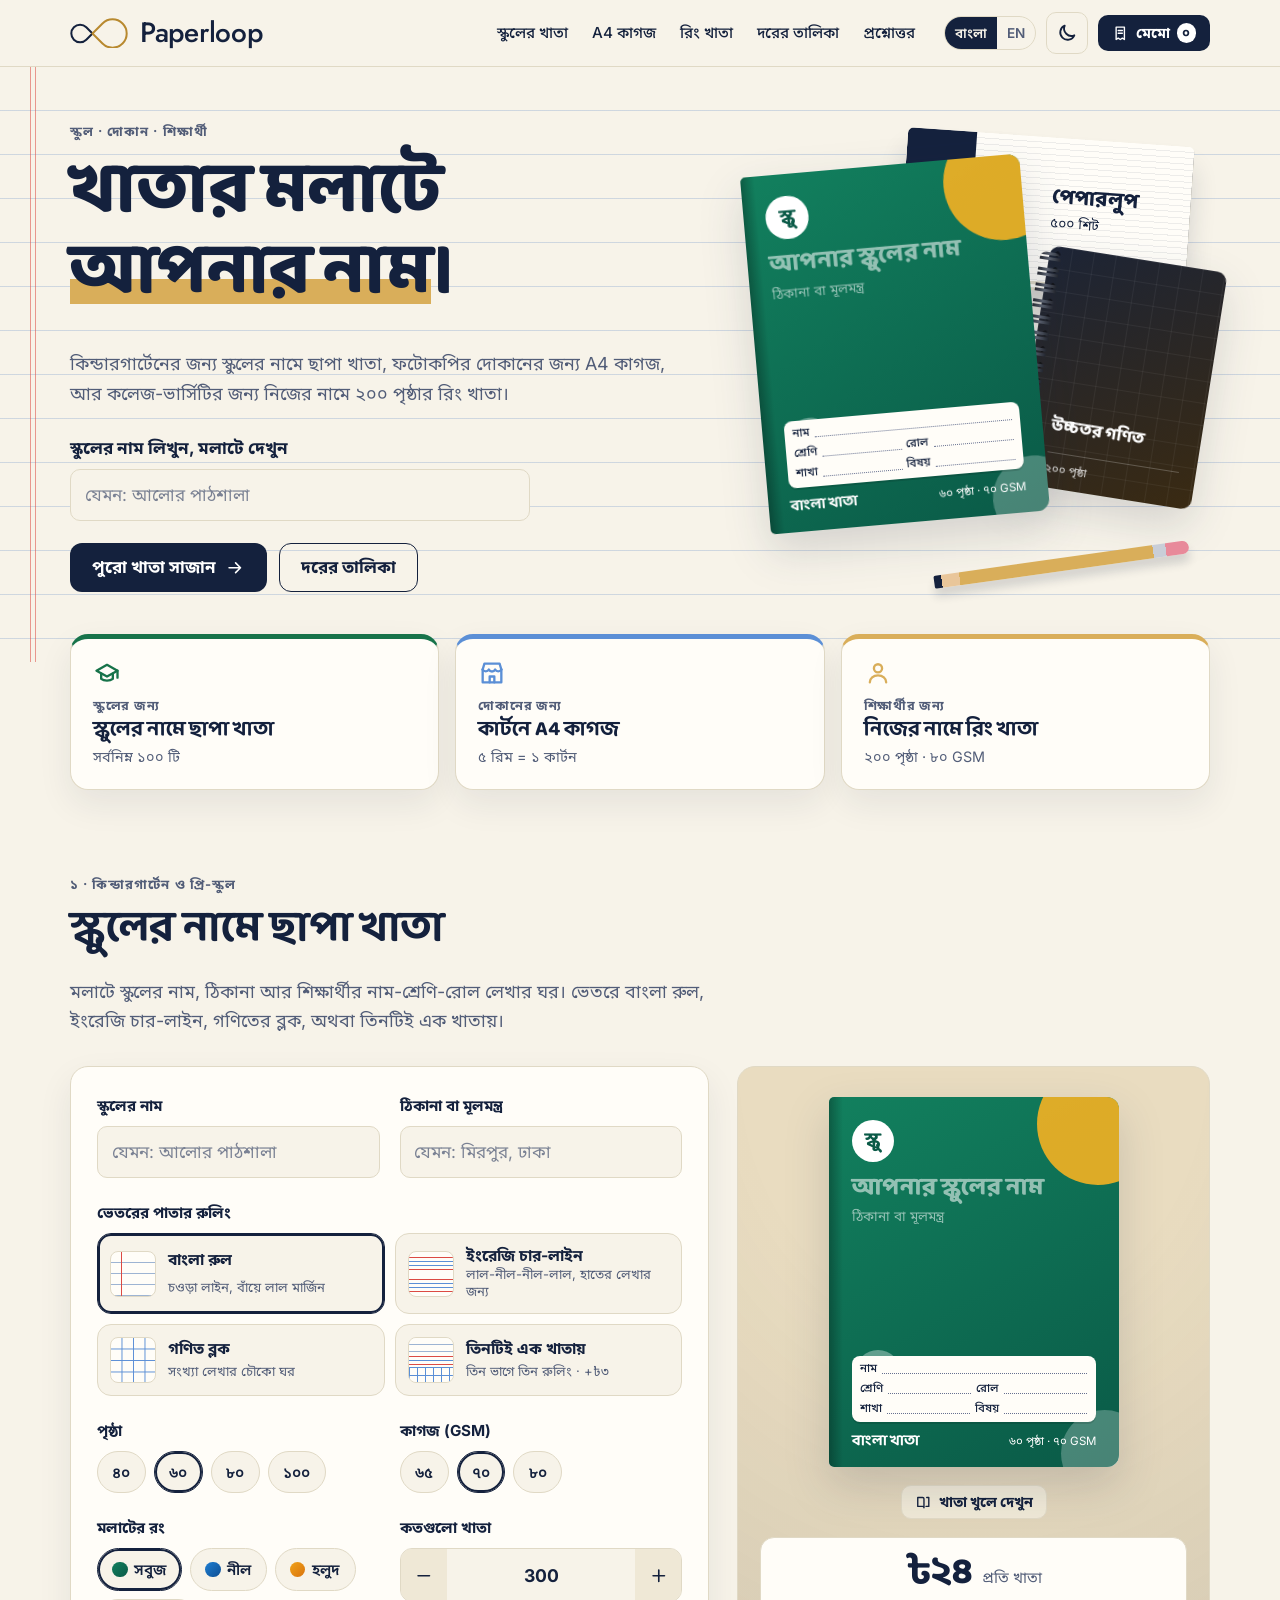
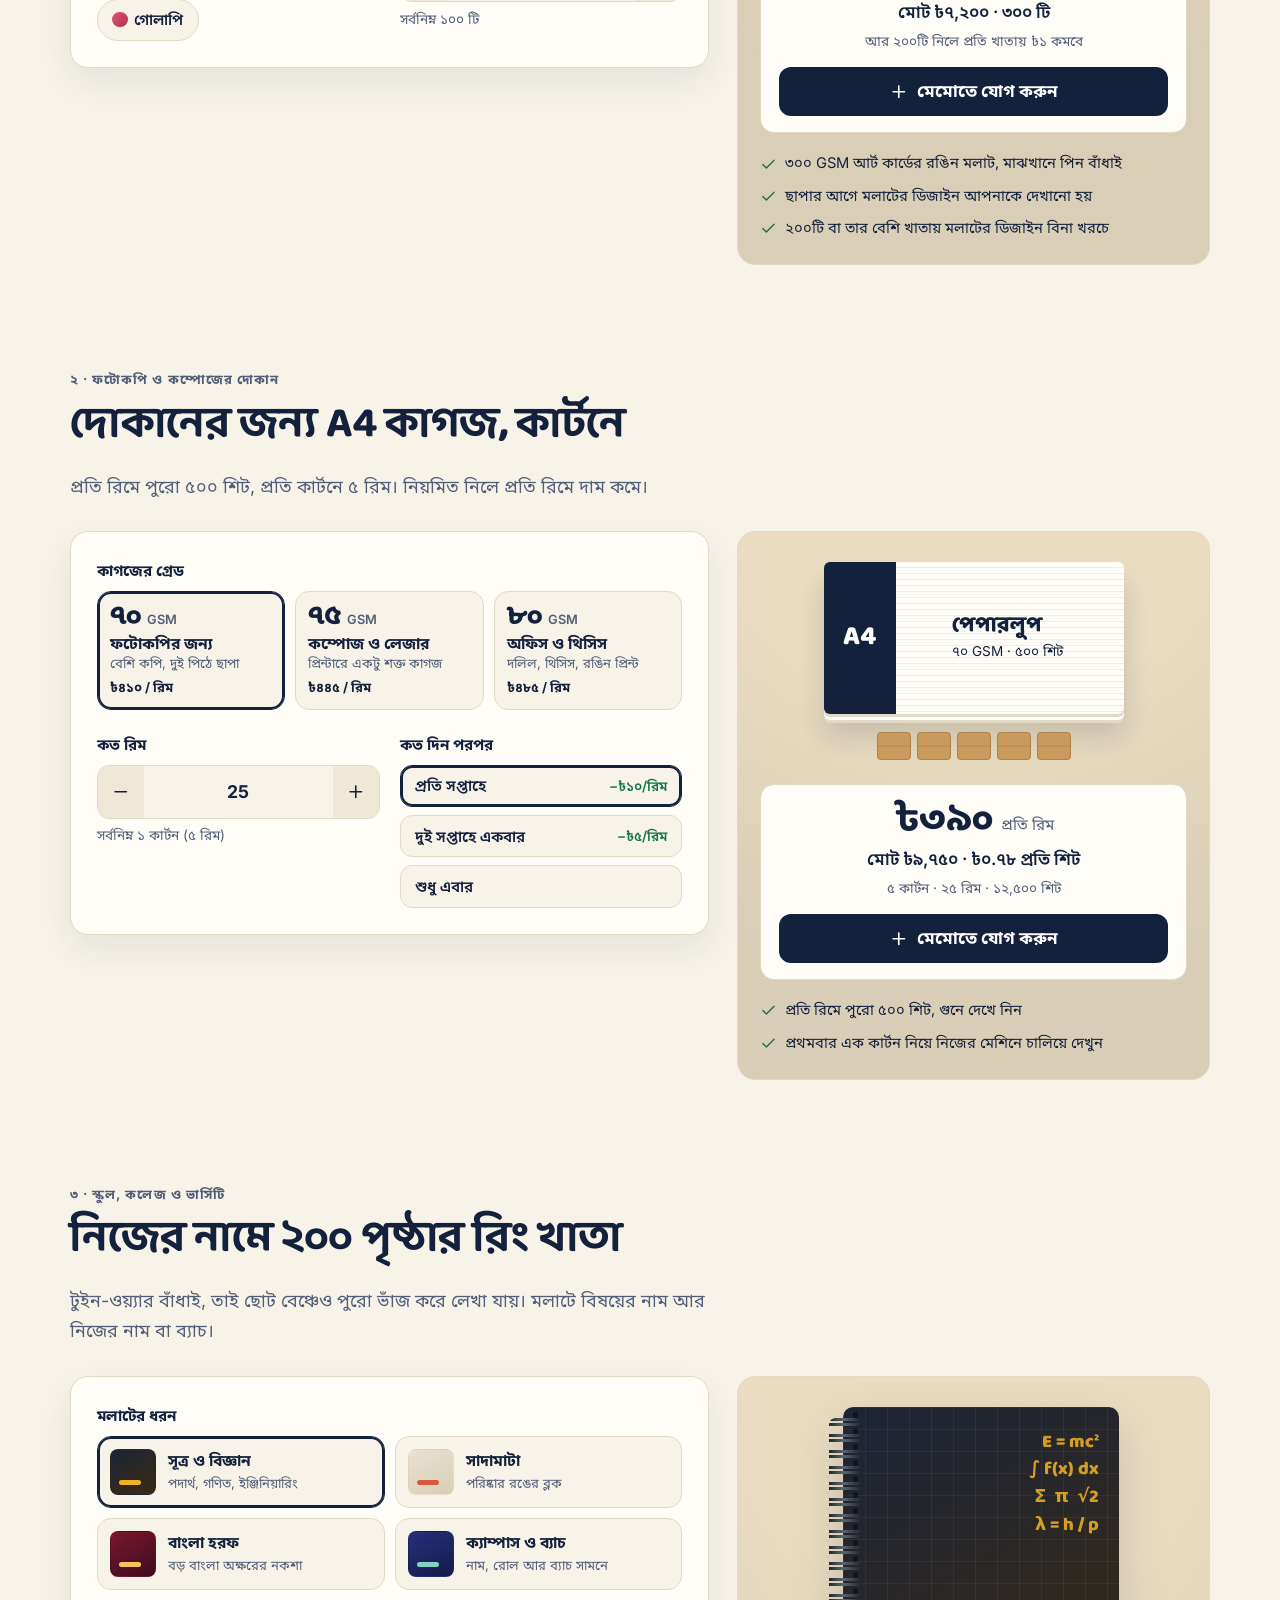
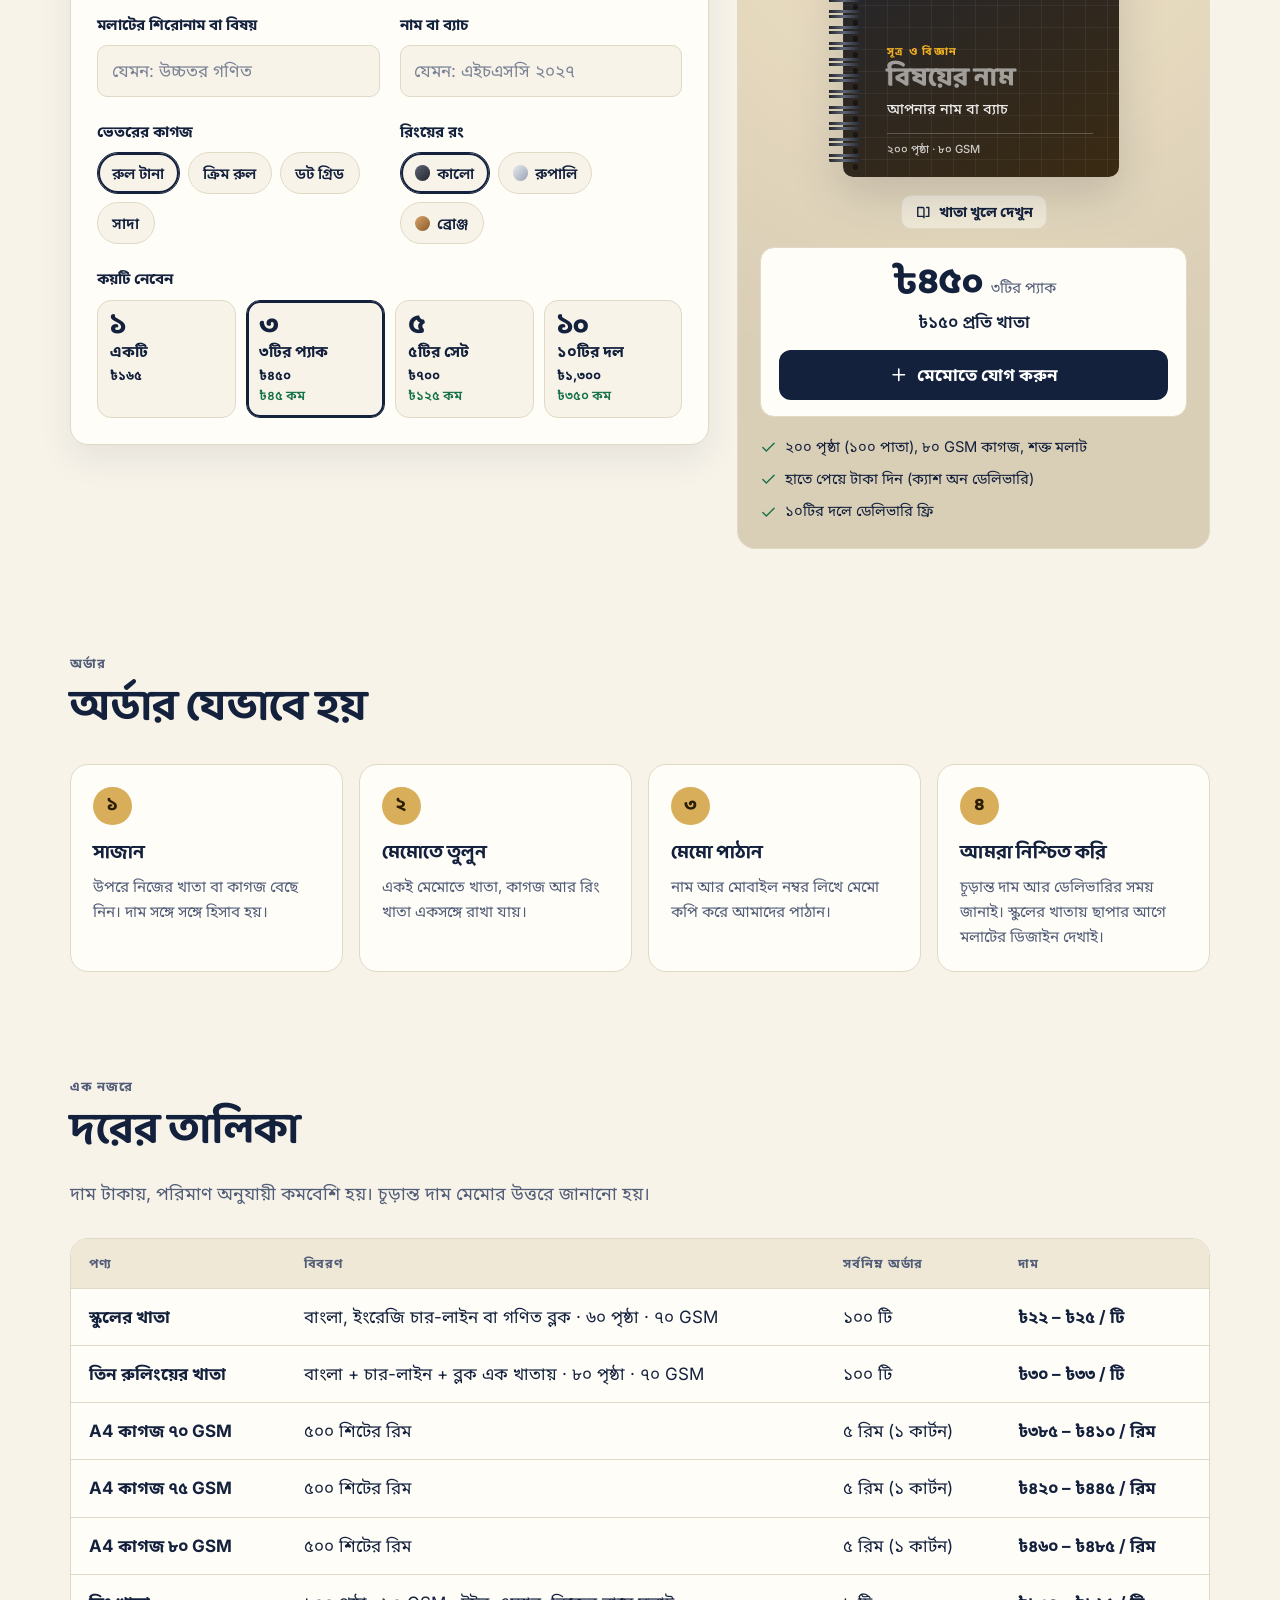
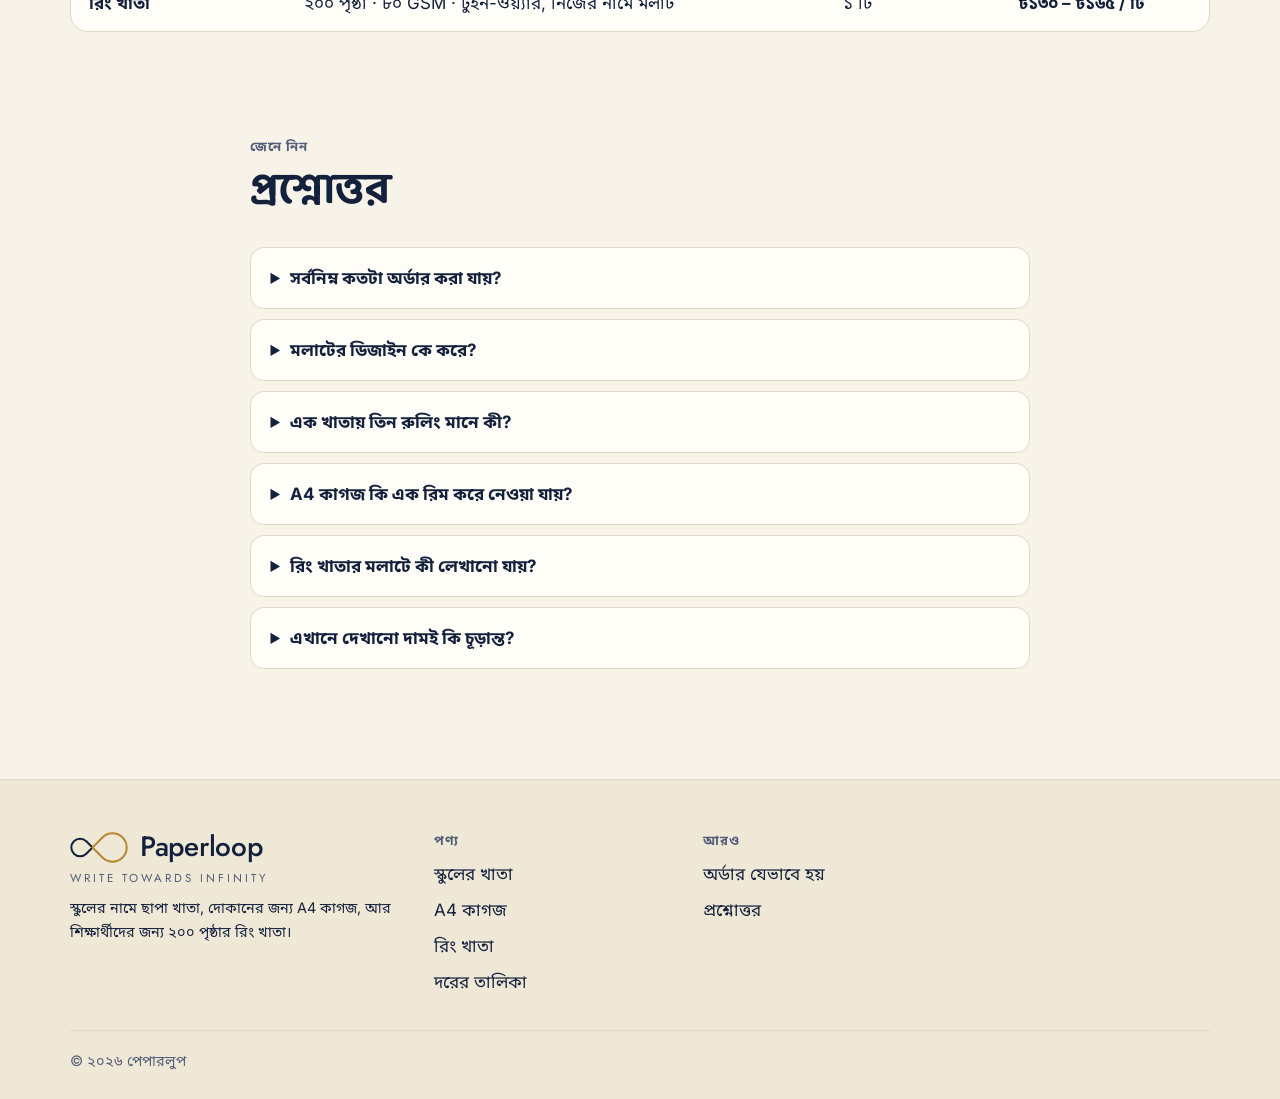
<file: index.html>
<!DOCTYPE html>
<html lang="bn">
<head>
<meta charset="utf-8">
<meta name="viewport" content="width=device-width, initial-scale=1">
<title>পেপারলুপ: স্কুলের নামে খাতা, A4 কাগজ ও রিং খাতা</title>
<meta name="description" content="কিন্ডারগার্টেনের জন্য স্কুলের নামে ছাপা বাংলা, ইংরেজি চার-লাইন ও গণিত ব্লক খাতা, ফটোকপির দোকানের জন্য A4 কাগজ, আর ২০০ পৃষ্ঠার রিং খাতা। নিজে সাজিয়ে অর্ডার মেমো পাঠান।">
<meta name="robots" content="noindex"><link rel="canonical" href="https://oasisnextbd.github.io/paperloop/">
<link rel="alternate" hreflang="bn" href="https://oasisnextbd.github.io/paperloop/">
<link rel="alternate" hreflang="en" href="https://oasisnextbd.github.io/paperloop/en/">
<link rel="alternate" hreflang="x-default" href="https://oasisnextbd.github.io/paperloop/">
<meta property="og:type" content="website">
<meta property="og:site_name" content="পেপারলুপ">
<meta property="og:title" content="পেপারলুপ: স্কুলের নামে খাতা, A4 কাগজ ও রিং খাতা">
<meta property="og:description" content="কিন্ডারগার্টেনের জন্য স্কুলের নামে ছাপা বাংলা, ইংরেজি চার-লাইন ও গণিত ব্লক খাতা, ফটোকপির দোকানের জন্য A4 কাগজ, আর ২০০ পৃষ্ঠার রিং খাতা। নিজে সাজিয়ে অর্ডার মেমো পাঠান।">
<meta property="og:url" content="https://oasisnextbd.github.io/paperloop/">
<meta property="og:locale" content="bn_BD">
<meta property="og:image" content="https://oasisnextbd.github.io/paperloop/assets/img/og-image.png">
<meta property="og:image:width" content="1200">
<meta property="og:image:height" content="630">
<meta property="og:image:alt" content="Paperloop: Write towards infinity">
<meta name="twitter:card" content="summary_large_image">
<meta name="theme-color" content="#14213d">
<link rel="icon" href="./assets/img/favicon.svg?v=ae615e1494" type="image/svg+xml">
<link rel="preload" href="./assets/fonts/jost-latin.woff2" as="font" type="font/woff2" crossorigin>
<link rel="preload" href="./assets/fonts/baloo-da-2-bengali.woff2" as="font" type="font/woff2" crossorigin>
<script>
/* Day or night: the visitor's saved choice (key kh_mode), otherwise the device setting. Set before the page paints. */
(function(){var m;try{m=localStorage.getItem("kh_mode");}catch(e){}
if(m!=="day"&&m!=="night")m=window.matchMedia&&matchMedia("(prefers-color-scheme: dark)").matches?"night":"day";
document.documentElement.dataset.mode=m;})();
</script>
<script>
/* Language memory (key kh_lang). Bangla is the default; a saved English choice takes the visitor to the English page. */
(function(){try{
var l=localStorage.getItem("kh_lang");
if(l==="en"&&document.documentElement.lang==="bn"&&!/[?&]lang=bn/.test(location.search)){location.replace("./en/"+location.hash);return;}
localStorage.setItem("kh_lang",document.documentElement.lang);
}catch(e){}})();
</script>
<link rel="stylesheet" href="./assets/css/fonts.css?v=e1e86cea2b">
<link rel="stylesheet" href="./assets/css/khata.css?v=9c7380dfea">
<script src="./assets/js/khata.js?v=32a1bce19e" defer></script>
</head>
<body data-lang="bn">
<a class="skip-link" href="#main">মূল অংশে যান</a>
<header class="site-header">
  <div class="wrap">
    <a class="logo" href="./" aria-label="পেপারলুপ">
<svg class="logo-mark" viewBox="-51.3 -35.4 132.4 70.7" aria-hidden="true" focusable="false"><path class="lm-a" d="M0 0L-14.14 -14.14A20.00 20.00 0 1 0 -14.14 14.14Z"/><path class="lm-b" d="M0 0L22.88 -22.88A32.36 32.36 0 1 1 22.88 22.88Z"/></svg>      <span class="wordmark" lang="en">Paperloop</span>
    </a>
    <nav class="nav" id="site-nav" aria-label="প্রধান মেনু">
      <ul>
        <li><a href="#school">স্কুলের খাতা</a></li>
        <li><a href="#a4">A4 কাগজ</a></li>
        <li><a href="#ring">রিং খাতা</a></li>
        <li><a href="#rates">দরের তালিকা</a></li>
        <li><a href="#faq">প্রশ্নোত্তর</a></li>
      </ul>
    </nav>
    <div class="header-actions">
      <div class="lang-switch" role="group" aria-label="ভাষা">
        <a href="./?lang=bn" hreflang="bn" lang="bn" data-lang-switch="bn" aria-current="true">বাংলা</a>
        <a href="./en/" hreflang="en" lang="en" data-lang-switch="en" aria-current="false">EN</a>
      </div>
      <button class="icon-btn icon-btn--show mode-toggle" type="button" data-mode-toggle data-label-night="রাতের মোড চালু করুন" data-label-day="দিনের মোড চালু করুন" aria-label="রাতের মোড চালু করুন"><svg class="i i-moon" viewBox="0 0 24 24" aria-hidden="true" focusable="false"><path d="M20 14.500A8 8 0 0 1 9.500 4a8 8 0 1 0 10.500 10.500z"/></svg><svg class="i i-sun" viewBox="0 0 24 24" aria-hidden="true" focusable="false"><circle cx="12" cy="12" r="4"/><path d="M12 2v2M12 20v2M2 12h2M20 12h2M4.900 4.900l1.400 1.400M17.700 17.700l1.400 1.400M4.900 19.100l1.400-1.400M17.700 6.300l1.400-1.400"/></svg></button>
      <button class="btn btn--primary btn--sm memo-open" type="button" data-memo-open><svg class="i " viewBox="0 0 24 24" aria-hidden="true" focusable="false"><path d="M6 3h12v18l-3-2-3 2-3-2-3 2z"/><path d="M9 8h6M9 12h6"/></svg><span>মেমো</span><b class="memo-count" data-memo-count>০</b></button>
      <button class="icon-btn menu-toggle" type="button" aria-controls="site-nav" aria-expanded="false" aria-label="মেনু"><svg class="i " viewBox="0 0 24 24" aria-hidden="true" focusable="false"><path d="M3 6h18M3 12h18M3 18h18"/></svg></button>
    </div>
  </div>
</header><main id="main">
<section class="hero">
  <div class="wrap hero-grid">
    <div class="hero-copy">
      <p class="kicker">স্কুল · দোকান · শিক্ষার্থী</p>
      <h1>খাতার মলাটে <em>আপনার নাম</em>।</h1>
      <p class="lead">কিন্ডারগার্টেনের জন্য স্কুলের নামে ছাপা খাতা, ফটোকপির দোকানের জন্য A4 কাগজ, আর কলেজ-ভার্সিটির জন্য নিজের নামে ২০০ পৃষ্ঠার রিং খাতা।</p>
      <div class="try">
        <label for="hero-name">স্কুলের নাম লিখুন, মলাটে দেখুন</label>
        <input id="hero-name" type="text" maxlength="48" autocomplete="organization" data-field="school-name" placeholder="যেমন: আলোর পাঠশালা">
      </div>
      <div class="btn-row">
        <a class="btn btn--primary" href="#school">পুরো খাতা সাজান<svg class="i " viewBox="0 0 24 24" aria-hidden="true" focusable="false"><path d="M5 12h14M13 6l6 6-6 6"/></svg></a>
        <a class="btn btn--secondary" href="#rates">দরের তালিকা</a>
      </div>
    </div>
    <div class="hero-desk" aria-hidden="true">
      <div class="ream ream--hero"><span class="ream-a4">A4</span><b>পেপারলুপ</b><span>৫০০ শিট</span></div>
      <div class="book book--ring book--mini" data-series="stem" data-wire="black">
        <div class="book-cover"><p class="ring-title">উচ্চতর গণিত</p><p class="ring-foot">২০০ পৃষ্ঠা</p></div>
        <div class="wire"></div>
      </div>
      <div class="book book--school book--hero" data-theme="emerald" data-book-theme>
        <div class="book-cover"><div class="cover-art" aria-hidden="true"><i></i><i></i><i></i></div>
<div class="cover-head">
  <span class="cover-mono" data-bind="school-mono">স্কু</span>
  <p class="cover-school" data-bind="school-name">আপনার স্কুলের নাম</p>
  <p class="cover-motto" data-bind="school-motto">ঠিকানা বা মূলমন্ত্র</p>
</div>
<div class="cover-label">
  <p><span>নাম</span><i></i></p>
  <p><span>শ্রেণি</span><i></i><span>রোল</span><i></i></p>
  <p><span>শাখা</span><i></i><span>বিষয়</span><i></i></p>
</div>
<div class="cover-foot">
  <b data-bind="school-ruling">বাংলা খাতা</b>
  <span data-bind="school-spec">৬০ পৃষ্ঠা · ৭০ GSM</span>
</div></div>
      </div>
      <span class="pencil"></span>
    </div>
  </div>
</section>

<section class="doors" aria-label="তিন ধরনের ক্রেতা">
  <div class="wrap doors-grid">
    <a class="door door--school" href="#school">
      <svg class="i " viewBox="0 0 24 24" aria-hidden="true" focusable="false"><path d="M3 10l9-5 9 5-9 5z"/><path d="M7 12.5V17c2.5 2 7.500 2 10 0v-4.5M21 10v6"/></svg>
      <span class="door-for">স্কুলের জন্য</span>
      <b>স্কুলের নামে ছাপা খাতা</b>
      <span class="door-meta">সর্বনিম্ন ১০০ টি</span>
    </a>
    <a class="door door--a4" href="#a4">
      <svg class="i " viewBox="0 0 24 24" aria-hidden="true" focusable="false"><path d="M4 9l1.500-5h13L20 9"/><path d="M4 9v11h16V9"/><path d="M4 9a3 3 0 0 0 5.300 0 3 3 0 0 0 5.400 0A3 3 0 0 0 20 9"/><path d="M10 20v-5h4v5"/></svg>
      <span class="door-for">দোকানের জন্য</span>
      <b>কার্টনে A4 কাগজ</b>
      <span class="door-meta">৫ রিম = ১ কার্টন</span>
    </a>
    <a class="door door--ring" href="#ring">
      <svg class="i " viewBox="0 0 24 24" aria-hidden="true" focusable="false"><circle cx="12" cy="8" r="3.500"/><path d="M5 20c0-3.500 3-6 7-6s7 2.500 7 6"/></svg>
      <span class="door-for">শিক্ষার্থীর জন্য</span>
      <b>নিজের নামে রিং খাতা</b>
      <span class="door-meta">২০০ পৃষ্ঠা · ৮০ GSM</span>
    </a>
  </div>
</section>

<section class="line line--school" id="school">
  <div class="wrap">
    <header class="line-head">
      <p class="kicker">১ · কিন্ডারগার্টেন ও প্রি-স্কুল</p>
      <h2>স্কুলের নামে ছাপা খাতা</h2>
      <p class="lead">মলাটে স্কুলের নাম, ঠিকানা আর শিক্ষার্থীর নাম-শ্রেণি-রোল লেখার ঘর। ভেতরে বাংলা রুল, ইংরেজি চার-লাইন, গণিতের ব্লক, অথবা তিনটিই এক খাতায়।</p>
    </header>
    <div class="builder">
      <form class="panel" data-form="school">
        <div class="field-row">
          <div class="field">
            <label for="kg-name">স্কুলের নাম</label>
            <input id="kg-name" type="text" maxlength="48" autocomplete="organization" data-field="school-name" placeholder="যেমন: আলোর পাঠশালা">
          </div>
          <div class="field">
            <label for="kg-motto">ঠিকানা বা মূলমন্ত্র</label>
            <input id="kg-motto" type="text" maxlength="48" data-field="school-motto" placeholder="যেমন: মিরপুর, ঢাকা">
          </div>
        </div>
        <fieldset>
          <legend>ভেতরের পাতার রুলিং</legend>
          <div class="opts opts--2">
            <label class="opt"><input type="radio" name="ruling" value="bangla" checked><span class="opt-body"><i class="swatch rp--bangla"></i><b>বাংলা রুল</b><small>চওড়া লাইন, বাঁয়ে লাল মার্জিন</small></span></label>
            <label class="opt"><input type="radio" name="ruling" value="english"><span class="opt-body"><i class="swatch rp--english"></i><b>ইংরেজি চার-লাইন</b><small>লাল-নীল-নীল-লাল, হাতের লেখার জন্য</small></span></label>
            <label class="opt"><input type="radio" name="ruling" value="block"><span class="opt-body"><i class="swatch rp--block"></i><b>গণিত ব্লক</b><small>সংখ্যা লেখার চৌকো ঘর</small></span></label>
            <label class="opt"><input type="radio" name="ruling" value="combo"><span class="opt-body"><i class="swatch swatch--combo"><i class="rp--bangla"></i><i class="rp--english"></i><i class="rp--block"></i></i><b>তিনটিই এক খাতায়</b><small>তিন ভাগে তিন রুলিং · +৳৩</small></span></label>
          </div>
        </fieldset>
        <div class="field-row">
          <fieldset>
            <legend>পৃষ্ঠা</legend>
            <div class="chips">
              <label class="chip"><input type="radio" name="pages" value="40"><span>৪০</span></label>
              <label class="chip"><input type="radio" name="pages" value="60" checked><span>৬০</span></label>
              <label class="chip"><input type="radio" name="pages" value="80"><span>৮০</span></label>
              <label class="chip"><input type="radio" name="pages" value="100"><span>১০০</span></label>
            </div>
          </fieldset>
          <fieldset>
            <legend>কাগজ (GSM)</legend>
            <div class="chips">
              <label class="chip"><input type="radio" name="gsm" value="65"><span>৬৫</span></label>
              <label class="chip"><input type="radio" name="gsm" value="70" checked><span>৭০</span></label>
              <label class="chip"><input type="radio" name="gsm" value="80"><span>৮০</span></label>
            </div>
          </fieldset>
        </div>
        <div class="field-row">
          <fieldset>
            <legend>মলাটের রং</legend>
            <div class="chips">
              <label class="chip chip--tone" data-theme="emerald"><input type="radio" name="theme" value="emerald" checked><span>সবুজ</span></label>
              <label class="chip chip--tone" data-theme="sky"><input type="radio" name="theme" value="sky"><span>নীল</span></label>
              <label class="chip chip--tone" data-theme="sun"><input type="radio" name="theme" value="sun"><span>হলুদ</span></label>
              <label class="chip chip--tone" data-theme="coral"><input type="radio" name="theme" value="coral"><span>গোলাপি</span></label>
            </div>
          </fieldset>
          <div class="field">
            <label for="kg-qty">কতগুলো খাতা</label>
            <div class="stepper">
              <button type="button" data-step="-50" aria-label="৫০টি কম"><svg class="i " viewBox="0 0 24 24" aria-hidden="true" focusable="false"><path d="M5 12h14"/></svg></button>
              <input id="kg-qty" type="number" name="qty" inputmode="numeric" min="100" step="50" value="300">
              <button type="button" data-step="50" aria-label="৫০টি বেশি"><svg class="i " viewBox="0 0 24 24" aria-hidden="true" focusable="false"><path d="M12 5v14M5 12h14"/></svg></button>
            </div>
            <p class="hint">সর্বনিম্ন ১০০ টি</p>
          </div>
        </div>
      </form>

      <div class="stage">
        <div class="book book--school" id="kg-book" data-theme="emerald" data-ruling="bangla" data-book-theme>
          <div class="book-page"><div class="rp rp--bangla"><span class="hand">অ আ ই ঈ উ</span></div>
<div class="rp rp--english"><span class="hand">Aa Bb Cc Dd</span></div>
<div class="rp rp--block"><span class="hand">১২৩৪৫</span></div></div>
          <div class="book-cover"><div class="cover-art" aria-hidden="true"><i></i><i></i><i></i></div>
<div class="cover-head">
  <span class="cover-mono" data-bind="school-mono">স্কু</span>
  <p class="cover-school" data-bind="school-name">আপনার স্কুলের নাম</p>
  <p class="cover-motto" data-bind="school-motto">ঠিকানা বা মূলমন্ত্র</p>
</div>
<div class="cover-label">
  <p><span>নাম</span><i></i></p>
  <p><span>শ্রেণি</span><i></i><span>রোল</span><i></i></p>
  <p><span>শাখা</span><i></i><span>বিষয়</span><i></i></p>
</div>
<div class="cover-foot">
  <b data-bind="school-ruling">বাংলা খাতা</b>
  <span data-bind="school-spec">৬০ পৃষ্ঠা · ৭০ GSM</span>
</div></div>
        </div>
        <button class="btn btn--ghost btn--sm" type="button" data-flip="kg-book" aria-pressed="false"><svg class="i " viewBox="0 0 24 24" aria-hidden="true" focusable="false"><path d="M4 5h7a2 2 0 0 1 2 2v13a2 2 0 0 0-2-2H4z"/><path d="M20 5h-3M20 5v13h-4"/></svg><span data-flip-label>খাতা খুলে দেখুন</span></button>
        <div class="result" aria-live="polite">
          <p class="result-main"><output data-out="school-unit"></output><span>প্রতি খাতা</span></p>
          <p class="result-sub">মোট <output data-out="school-total"></output> · <output data-out="school-qty"></output></p>
          <p class="hint" data-out="school-tier"></p>
          <button class="btn btn--primary" type="button" data-add="school"><svg class="i " viewBox="0 0 24 24" aria-hidden="true" focusable="false"><path d="M12 5v14M5 12h14"/></svg>মেমোতে যোগ করুন</button>
        </div>
        <ul class="ticks">
          <li><svg class="i " viewBox="0 0 24 24" aria-hidden="true" focusable="false"><path d="M20 6L9 17l-5-5"/></svg>৩০০ GSM আর্ট কার্ডের রঙিন মলাট, মাঝখানে পিন বাঁধাই</li>
          <li><svg class="i " viewBox="0 0 24 24" aria-hidden="true" focusable="false"><path d="M20 6L9 17l-5-5"/></svg>ছাপার আগে মলাটের ডিজাইন আপনাকে দেখানো হয়</li>
<li><svg class="i " viewBox="0 0 24 24" aria-hidden="true" focusable="false"><path d="M20 6L9 17l-5-5"/></svg>২০০টি বা তার বেশি খাতায় মলাটের ডিজাইন বিনা খরচে</li>        </ul>
      </div>
    </div>
  </div>
</section>

<section class="line line--a4" id="a4">
  <div class="wrap">
    <header class="line-head">
      <p class="kicker">২ · ফটোকপি ও কম্পোজের দোকান</p>
      <h2>দোকানের জন্য A4 কাগজ, কার্টনে</h2>
      <p class="lead">প্রতি রিমে পুরো ৫০০ শিট, প্রতি কার্টনে ৫ রিম। নিয়মিত নিলে প্রতি রিমে দাম কমে।</p>
    </header>
    <div class="builder">
      <form class="panel" data-form="a4">
        <fieldset>
          <legend>কাগজের গ্রেড</legend>
          <div class="opts opts--3">
            <label class="opt opt--stack"><input type="radio" name="gsm" value="70" checked><span class="opt-body"><b class="opt-big">৭০ <small>GSM</small></b><b>ফটোকপির জন্য</b><small>বেশি কপি, দুই পিঠে ছাপা</small><small class="opt-price">৳৪১০ / রিম</small></span></label>
            <label class="opt opt--stack"><input type="radio" name="gsm" value="75"><span class="opt-body"><b class="opt-big">৭৫ <small>GSM</small></b><b>কম্পোজ ও লেজার</b><small>প্রিন্টারে একটু শক্ত কাগজ</small><small class="opt-price">৳৪৪৫ / রিম</small></span></label>
            <label class="opt opt--stack"><input type="radio" name="gsm" value="80"><span class="opt-body"><b class="opt-big">৮০ <small>GSM</small></b><b>অফিস ও থিসিস</b><small>দলিল, থিসিস, রঙিন প্রিন্ট</small><small class="opt-price">৳৪৮৫ / রিম</small></span></label>
          </div>
        </fieldset>
        <div class="field-row">
          <div class="field">
            <label for="a4-reams">কত রিম</label>
            <div class="stepper">
              <button type="button" data-step="-5" aria-label="এক কার্টন কম"><svg class="i " viewBox="0 0 24 24" aria-hidden="true" focusable="false"><path d="M5 12h14"/></svg></button>
              <input id="a4-reams" type="number" name="reams" inputmode="numeric" min="5" step="5" value="25">
              <button type="button" data-step="5" aria-label="এক কার্টন বেশি"><svg class="i " viewBox="0 0 24 24" aria-hidden="true" focusable="false"><path d="M12 5v14M5 12h14"/></svg></button>
            </div>
            <p class="hint">সর্বনিম্ন ১ কার্টন (৫ রিম)</p>
          </div>
          <fieldset>
            <legend>কত দিন পরপর</legend>
            <div class="chips chips--col">
              <label class="chip"><input type="radio" name="plan" value="weekly" checked><span>প্রতি সপ্তাহে <em>−৳১০/রিম</em></span></label>
              <label class="chip"><input type="radio" name="plan" value="biweekly"><span>দুই সপ্তাহে একবার <em>−৳৫/রিম</em></span></label>
              <label class="chip"><input type="radio" name="plan" value="once"><span>শুধু এবার</span></label>
            </div>
          </fieldset>
        </div>
      </form>

      <div class="stage">
        <div class="ream" id="a4-ream">
          <span class="ream-a4">A4</span>
          <b>পেপারলুপ</b>
          <span><span data-bind="a4-gsm">৭০</span> GSM · ৫০০ শিট</span>
        </div>
        <div class="cartons" data-bind="a4-cartons" aria-hidden="true"></div>
        <div class="result" aria-live="polite">
          <p class="result-main"><output data-out="a4-rate"></output><span>প্রতি রিম</span></p>
          <p class="result-sub">মোট <output data-out="a4-total"></output> · <output data-out="a4-sheet"></output> প্রতি শিট</p>
          <p class="hint"><output data-out="a4-cartons-text"></output></p>
          <button class="btn btn--primary" type="button" data-add="a4"><svg class="i " viewBox="0 0 24 24" aria-hidden="true" focusable="false"><path d="M12 5v14M5 12h14"/></svg>মেমোতে যোগ করুন</button>
        </div>
        <ul class="ticks">
          <li><svg class="i " viewBox="0 0 24 24" aria-hidden="true" focusable="false"><path d="M20 6L9 17l-5-5"/></svg>প্রতি রিমে পুরো ৫০০ শিট, গুনে দেখে নিন</li>
          <li><svg class="i " viewBox="0 0 24 24" aria-hidden="true" focusable="false"><path d="M20 6L9 17l-5-5"/></svg>প্রথমবার এক কার্টন নিয়ে নিজের মেশিনে চালিয়ে দেখুন</li>
        </ul>
      </div>
    </div>
  </div>
</section>

<section class="line line--ring" id="ring">
  <div class="wrap">
    <header class="line-head">
      <p class="kicker">৩ · স্কুল, কলেজ ও ভার্সিটি</p>
      <h2>নিজের নামে ২০০ পৃষ্ঠার রিং খাতা</h2>
      <p class="lead">টুইন-ওয়্যার বাঁধাই, তাই ছোট বেঞ্চেও পুরো ভাঁজ করে লেখা যায়। মলাটে বিষয়ের নাম আর নিজের নাম বা ব্যাচ।</p>
    </header>
    <div class="builder">
      <form class="panel" data-form="ring">
        <fieldset>
          <legend>মলাটের ধরন</legend>
          <div class="opts opts--2">
            <label class="opt"><input type="radio" name="series" value="stem" checked><span class="opt-body"><i class="swatch swatch--series" data-series="stem"></i><b>সূত্র ও বিজ্ঞান</b><small>পদার্থ, গণিত, ইঞ্জিনিয়ারিং</small></span></label>
            <label class="opt"><input type="radio" name="series" value="minimal"><span class="opt-body"><i class="swatch swatch--series" data-series="minimal"></i><b>সাদামাটা</b><small>পরিষ্কার রঙের ব্লক</small></span></label>
            <label class="opt"><input type="radio" name="series" value="bangla"><span class="opt-body"><i class="swatch swatch--series" data-series="bangla"></i><b>বাংলা হরফ</b><small>বড় বাংলা অক্ষরের নকশা</small></span></label>
            <label class="opt"><input type="radio" name="series" value="campus"><span class="opt-body"><i class="swatch swatch--series" data-series="campus"></i><b>ক্যাম্পাস ও ব্যাচ</b><small>নাম, রোল আর ব্যাচ সামনে</small></span></label>
          </div>
        </fieldset>
        <div class="field-row">
          <div class="field">
            <label for="ring-title">মলাটের শিরোনাম বা বিষয়</label>
            <input id="ring-title" type="text" maxlength="40" data-field="ring-title" placeholder="যেমন: উচ্চতর গণিত">
          </div>
          <div class="field">
            <label for="ring-name">নাম বা ব্যাচ</label>
            <input id="ring-name" type="text" maxlength="40" autocomplete="name" data-field="ring-name" placeholder="যেমন: এইচএসসি ২০২৭">
          </div>
        </div>
        <div class="field-row">
          <fieldset>
            <legend>ভেতরের কাগজ</legend>
            <div class="chips">
              <label class="chip"><input type="radio" name="paper" value="ruled" checked><span>রুল টানা</span></label>
              <label class="chip"><input type="radio" name="paper" value="cream"><span>ক্রিম রুল</span></label>
              <label class="chip"><input type="radio" name="paper" value="dot"><span>ডট গ্রিড</span></label>
              <label class="chip"><input type="radio" name="paper" value="blank"><span>সাদা</span></label>
            </div>
          </fieldset>
          <fieldset>
            <legend>রিংয়ের রং</legend>
            <div class="chips">
              <label class="chip chip--tone" data-wire="black"><input type="radio" name="wire" value="black" checked><span>কালো</span></label>
              <label class="chip chip--tone" data-wire="silver"><input type="radio" name="wire" value="silver"><span>রুপালি</span></label>
              <label class="chip chip--tone" data-wire="bronze"><input type="radio" name="wire" value="bronze"><span>ব্রোঞ্জ</span></label>
            </div>
          </fieldset>
        </div>
        <fieldset>
          <legend>কয়টি নেবেন</legend>
          <div class="opts opts--4">
            <label class="opt opt--stack"><input type="radio" name="pack" value="1"><span class="opt-body"><b class="opt-big">১</b><b>একটি</b><small class="opt-price">৳১৬৫</small></span></label>
            <label class="opt opt--stack"><input type="radio" name="pack" value="3" checked><span class="opt-body"><b class="opt-big">৩</b><b>৩টির প্যাক</b><small class="opt-price">৳৪৫০</small><small class="opt-save">৳৪৫ কম</small></span></label>
            <label class="opt opt--stack"><input type="radio" name="pack" value="5"><span class="opt-body"><b class="opt-big">৫</b><b>৫টির সেট</b><small class="opt-price">৳৭০০</small><small class="opt-save">৳১২৫ কম</small></span></label>
            <label class="opt opt--stack"><input type="radio" name="pack" value="10"><span class="opt-body"><b class="opt-big">১০</b><b>১০টির দল</b><small class="opt-price">৳১,৩০০</small><small class="opt-save">৳৩৫০ কম</small></span></label>
          </div>
        </fieldset>
      </form>

      <div class="stage">
        <div class="book book--ring" id="ring-book" data-series="stem" data-wire="black" data-paper="ruled">
          <div class="book-page"><span class="hand">আজকের নোট</span></div>
          <div class="book-cover">
            <p class="ring-tag" data-bind="ring-tag"></p>
            <p class="ring-title" data-bind="ring-title">বিষয়ের নাম</p>
            <p class="ring-name" data-bind="ring-name">আপনার নাম বা ব্যাচ</p>
            <p class="ring-foot">২০০ পৃষ্ঠা · ৮০ GSM</p>
          </div>
          <div class="wire" aria-hidden="true"></div>
        </div>
        <button class="btn btn--ghost btn--sm" type="button" data-flip="ring-book" aria-pressed="false"><svg class="i " viewBox="0 0 24 24" aria-hidden="true" focusable="false"><path d="M4 5h7a2 2 0 0 1 2 2v13a2 2 0 0 0-2-2H4z"/><path d="M20 5h-3M20 5v13h-4"/></svg><span data-flip-label>খাতা খুলে দেখুন</span></button>
        <div class="result" aria-live="polite">
          <p class="result-main"><output data-out="ring-total"></output><span data-out="ring-pack"></span></p>
          <p class="result-sub"><output data-out="ring-unit"></output> প্রতি খাতা</p>
          <button class="btn btn--primary" type="button" data-add="ring"><svg class="i " viewBox="0 0 24 24" aria-hidden="true" focusable="false"><path d="M12 5v14M5 12h14"/></svg>মেমোতে যোগ করুন</button>
        </div>
        <ul class="ticks">
          <li><svg class="i " viewBox="0 0 24 24" aria-hidden="true" focusable="false"><path d="M20 6L9 17l-5-5"/></svg>২০০ পৃষ্ঠা (১০০ পাতা), ৮০ GSM কাগজ, শক্ত মলাট</li>
<li><svg class="i " viewBox="0 0 24 24" aria-hidden="true" focusable="false"><path d="M20 6L9 17l-5-5"/></svg>হাতে পেয়ে টাকা দিন (ক্যাশ অন ডেলিভারি)</li><li><svg class="i " viewBox="0 0 24 24" aria-hidden="true" focusable="false"><path d="M20 6L9 17l-5-5"/></svg>১০টির দলে ডেলিভারি ফ্রি</li>        </ul>
      </div>
    </div>
  </div>
</section>

<section class="steps-sec" id="order">
  <div class="wrap">
    <header class="line-head">
      <p class="kicker">অর্ডার</p>
      <h2>অর্ডার যেভাবে হয়</h2>
    </header>
    <ol class="steps">
      <li><b>সাজান</b><p>উপরে নিজের খাতা বা কাগজ বেছে নিন। দাম সঙ্গে সঙ্গে হিসাব হয়।</p></li>
      <li><b>মেমোতে তুলুন</b><p>একই মেমোতে খাতা, কাগজ আর রিং খাতা একসঙ্গে রাখা যায়।</p></li>
      <li><b>মেমো পাঠান</b><p>নাম আর মোবাইল নম্বর লিখে মেমো কপি করে আমাদের পাঠান।</p></li>
      <li><b>আমরা নিশ্চিত করি</b><p>চূড়ান্ত দাম আর ডেলিভারির সময় জানাই। স্কুলের খাতায় ছাপার আগে মলাটের ডিজাইন দেখাই।</p></li>
    </ol>
  </div>
</section>

<section class="rates-sec" id="rates">
  <div class="wrap">
    <header class="line-head">
      <p class="kicker">এক নজরে</p>
      <h2>দরের তালিকা</h2>
<p class="lead">দাম টাকায়, পরিমাণ অনুযায়ী কমবেশি হয়। চূড়ান্ত দাম মেমোর উত্তরে জানানো হয়।</p>    </header>
    <div class="table-wrap">
      <table class="rates">
        <thead>
          <tr><th scope="col">পণ্য</th><th scope="col">বিবরণ</th><th scope="col">সর্বনিম্ন অর্ডার</th><th scope="col">দাম</th></tr>
        </thead>
        <tbody>
          <tr><th scope="row"><a href="#school">স্কুলের খাতা</a></th><td>বাংলা, ইংরেজি চার-লাইন বা গণিত ব্লক · ৬০ পৃষ্ঠা · ৭০ GSM</td><td>১০০ টি</td><td>৳২২ – ৳২৫ / টি</td></tr>
          <tr><th scope="row"><a href="#school">তিন রুলিংয়ের খাতা</a></th><td>বাংলা + চার-লাইন + ব্লক এক খাতায় · ৮০ পৃষ্ঠা · ৭০ GSM</td><td>১০০ টি</td><td>৳৩০ – ৳৩৩ / টি</td></tr>
          <tr><th scope="row"><a href="#a4">A4 কাগজ ৭০ GSM</a></th><td>৫০০ শিটের রিম</td><td>৫ রিম (১ কার্টন)</td><td>৳৩৮৫ – ৳৪১০ / রিম</td></tr>
          <tr><th scope="row"><a href="#a4">A4 কাগজ ৭৫ GSM</a></th><td>৫০০ শিটের রিম</td><td>৫ রিম (১ কার্টন)</td><td>৳৪২০ – ৳৪৪৫ / রিম</td></tr>
          <tr><th scope="row"><a href="#a4">A4 কাগজ ৮০ GSM</a></th><td>৫০০ শিটের রিম</td><td>৫ রিম (১ কার্টন)</td><td>৳৪৬০ – ৳৪৮৫ / রিম</td></tr>
          <tr><th scope="row"><a href="#ring">রিং খাতা</a></th><td>২০০ পৃষ্ঠা · ৮০ GSM · টুইন-ওয়্যার, নিজের নামে মলাট</td><td>১ টি</td><td>৳১৩০ – ৳১৬৫ / টি</td></tr>
        </tbody>
      </table>
    </div>
  </div>
</section>

<section class="faq-sec" id="faq">
  <div class="wrap narrow">
    <header class="line-head">
      <p class="kicker">জেনে নিন</p>
      <h2>প্রশ্নোত্তর</h2>
    </header>
    <div class="faq">
      <details><summary>সর্বনিম্ন কতটা অর্ডার করা যায়?</summary><p>স্কুলের খাতা ১০০টি থেকে, A4 কাগজ এক কার্টন (৫ রিম) থেকে, আর রিং খাতা একটি থেকেই।</p></details>
      <details><summary>মলাটের ডিজাইন কে করে?</summary><p>আপনি স্কুলের নাম, ঠিকানা আর লোগো দেন, আমরা মলাট সাজিয়ে আপনাকে দেখাই। আপনি ঠিক আছে বললে তবেই ছাপা হয়।</p></details>
      <details><summary>এক খাতায় তিন রুলিং মানে কী?</summary><p>খাতার প্রথম ভাগে বাংলা রুল, মাঝের ভাগে ইংরেজি চার-লাইন, শেষ ভাগে গণিতের ব্লক। ছোট ক্লাসের শিশুকে তিনটি আলাদা খাতা বইতে হয় না।</p></details>
      <details><summary>A4 কাগজ কি এক রিম করে নেওয়া যায়?</summary><p>না, কাগজ কার্টন হিসেবে দেওয়া হয়। এক কার্টনে ৫ রিম, অর্থাৎ ২,৫০০ শিট।</p></details>
      <details><summary>রিং খাতার মলাটে কী লেখানো যায়?</summary><p>একটি শিরোনাম বা বিষয়ের নাম, আর নিচে আপনার নাম, রোল বা ব্যাচ। একই প্যাকের প্রতিটি খাতায় আলাদা বিষয় চাইলে মেমো পাঠানোর সময় লিখে দিন।</p></details>
<details><summary>এখানে দেখানো দামই কি চূড়ান্ত?</summary><p>এগুলো আনুমানিক দাম। পরিমাণ, কাগজ আর ডেলিভারির জায়গা দেখে মেমোর উত্তরে চূড়ান্ত দাম জানানো হয়।</p></details>    </div>
  </div>
</section>
</main>
<footer class="site-footer">
  <div class="wrap">
    <div class="footer-grid">
      <div>
        <a class="logo" href="./" aria-label="পেপারলুপ">
<svg class="logo-mark" viewBox="-51.3 -35.4 132.4 70.7" aria-hidden="true" focusable="false"><path class="lm-a" d="M0 0L-14.14 -14.14A20.00 20.00 0 1 0 -14.14 14.14Z"/><path class="lm-b" d="M0 0L22.88 -22.88A32.36 32.36 0 1 1 22.88 22.88Z"/></svg>          <span class="wordmark" lang="en">Paperloop</span>
        </a>
<p class="tagline" lang="en">Write towards infinity</p>        <p class="small mt-2">স্কুলের নামে ছাপা খাতা, দোকানের জন্য A4 কাগজ, আর শিক্ষার্থীদের জন্য ২০০ পৃষ্ঠার রিং খাতা।</p>
      </div>
      <nav aria-label="পণ্য">
        <h2>পণ্য</h2>
        <ul>
          <li><a href="#school">স্কুলের খাতা</a></li>
          <li><a href="#a4">A4 কাগজ</a></li>
          <li><a href="#ring">রিং খাতা</a></li>
          <li><a href="#rates">দরের তালিকা</a></li>
        </ul>
      </nav>
      <nav aria-label="আরও">
        <h2>আরও</h2>
        <ul>
          <li><a href="#order">অর্ডার যেভাবে হয়</a></li>
          <li><a href="#faq">প্রশ্নোত্তর</a></li>
        </ul>
      </nav>
    </div>
    <div class="footer-bottom">
      <p class="small mb-0">© ২০২৬ পেপারলুপ</p>
    </div>
  </div>
</footer><dialog class="memo" id="memo" aria-labelledby="memo-title">
  <div class="memo-paper">
    <header class="memo-head">
      <div><h2 id="memo-title">অর্ডার মেমো</h2><p>পেপারলুপ</p></div>
      <button class="icon-btn icon-btn--show" type="button" data-memo-close aria-label="বন্ধ করুন"><svg class="i " viewBox="0 0 24 24" aria-hidden="true" focusable="false"><path d="M6 6l12 12M18 6L6 18"/></svg></button>
    </header>
    <ol class="memo-items" data-memo-items></ol>
    <p class="memo-empty" data-memo-empty>মেমো এখনো খালি। উপরে খাতা বা কাগজ সাজিয়ে “মেমোতে যোগ করুন” চাপুন।</p>
<p class="memo-total"><span>মোট (আনুমানিক)</span><output data-memo-total></output></p>    <div class="memo-form">
      <div class="field"><label for="memo-name">আপনার নাম, স্কুল বা দোকান</label><input id="memo-name" type="text" autocomplete="name" maxlength="60"></div>
      <div class="field"><label for="memo-phone">মোবাইল নম্বর</label><input id="memo-phone" type="tel" autocomplete="tel" inputmode="tel" maxlength="20"></div>
    </div>
    <div class="btn-row">
      <button class="btn btn--primary" type="button" data-memo-copy><svg class="i " viewBox="0 0 24 24" aria-hidden="true" focusable="false"><rect x="9" y="9" width="11" height="11" rx="2"/><path d="M5 15V6a2 2 0 0 1 2-2h9"/></svg>মেমো কপি করুন</button>
      <button class="btn btn--ghost" type="button" data-memo-clear>সব মুছুন</button>
    </div>
  </div>
</dialog>
<p class="toast" role="status" aria-live="polite" data-toast hidden></p>
<script type="application/json" id="kh-data">{"brand": "\u09aa\u09c7\u09aa\u09be\u09b0\u09b2\u09c1\u09aa", "calc": {"a4": {"base": {"70": 410, "75": 445, "80": 485}, "carton_reams": 5, "plan_discounts": {"biweekly": 5, "once": 0, "weekly": 10}, "qty_discounts": [[50, 15], [25, 10], [10, 5]], "ream_sheets": 500}, "ring": {"cod": true, "free_delivery_pack": 10, "gsm": 80, "packs": {"1": 165, "10": 1300, "3": 450, "5": 700}, "pages": 200}, "school": {"base_by_pages": {"100": 33, "40": 18, "60": 23, "80": 28}, "combo_extra": 3, "free_design_from": 200, "gsm_extra": {"65": 0, "70": 2, "80": 5}, "moq": 100, "qty_discounts": [[1000, 3], [500, 2], [200, 1]]}}, "lang": "bn", "s": {"added": "\u09ae\u09c7\u09ae\u09cb\u09a4\u09c7 \u09af\u09cb\u0997 \u09b9\u09af\u09bc\u09c7\u099b\u09c7", "carton": "\u0995\u09be\u09b0\u09cd\u099f\u09a8", "cleared": "\u09ae\u09c7\u09ae\u09cb \u0996\u09be\u09b2\u09bf \u0995\u09b0\u09be \u09b9\u09af\u09bc\u09c7\u099b\u09c7", "close": "\u09ae\u09b2\u09be\u099f \u09ac\u09a8\u09cd\u09a7 \u0995\u09b0\u09c1\u09a8", "copied": "\u09ae\u09c7\u09ae\u09cb \u0995\u09aa\u09bf \u09b9\u09af\u09bc\u09c7\u099b\u09c7, \u098f\u09ac\u09be\u09b0 \u09aa\u09be\u09a0\u09bf\u09af\u09bc\u09c7 \u09a6\u09bf\u09a8", "copyFail": "\u0995\u09aa\u09bf \u0995\u09b0\u09be \u0997\u09c7\u09b2 \u09a8\u09be, \u09b2\u09c7\u0996\u09be\u099f\u09bf \u09a8\u09bf\u099c\u09c7 \u09ac\u09c7\u099b\u09c7 \u0995\u09aa\u09bf \u0995\u09b0\u09c1\u09a8", "emptyWarn": "\u0986\u0997\u09c7 \u09ae\u09c7\u09ae\u09cb\u09a4\u09c7 \u0995\u09bf\u099b\u09c1 \u09af\u09cb\u0997 \u0995\u09b0\u09c1\u09a8", "khata": "\u0996\u09be\u09a4\u09be", "lineA4": "A4 \u0995\u09be\u0997\u099c", "lineRing": "\u09b0\u09bf\u0982 \u0996\u09be\u09a4\u09be", "lineSchool": "\u09b8\u09cd\u0995\u09c1\u09b2\u09c7\u09b0 \u0996\u09be\u09a4\u09be", "memoName": "\u09a8\u09be\u09ae", "memoPhone": "\u09ae\u09cb\u09ac\u09be\u0987\u09b2", "memoTitle": "\u0985\u09b0\u09cd\u09a1\u09be\u09b0 \u09ae\u09c7\u09ae\u09cb", "memoTotal": "\u09ae\u09cb\u099f (\u0986\u09a8\u09c1\u09ae\u09be\u09a8\u09bf\u0995)", "open": "\u0996\u09be\u09a4\u09be \u0996\u09c1\u09b2\u09c7 \u09a6\u09c7\u0996\u09c1\u09a8", "pack": "\u099f\u09bf\u09b0 \u09aa\u09cd\u09af\u09be\u0995", "pages": "\u09aa\u09c3\u09b7\u09cd\u09a0\u09be", "paper": {"blank": "\u09b8\u09be\u09a6\u09be", "cream": "\u0995\u09cd\u09b0\u09bf\u09ae \u09b0\u09c1\u09b2", "dot": "\u09a1\u099f \u0997\u09cd\u09b0\u09bf\u09a1", "ruled": "\u09b0\u09c1\u09b2 \u099f\u09be\u09a8\u09be"}, "piece": "\u099f\u09bf", "plan": {"biweekly": "\u09a6\u09c1\u0987 \u09b8\u09aa\u09cd\u09a4\u09be\u09b9\u09c7 \u098f\u0995\u09ac\u09be\u09b0", "once": "\u098f\u0995\u09ac\u09be\u09b0", "weekly": "\u09aa\u09cd\u09b0\u09a4\u09bf \u09b8\u09aa\u09cd\u09a4\u09be\u09b9\u09c7"}, "ream": "\u09b0\u09bf\u09ae", "remove": "\u09ac\u09be\u09a6 \u09a6\u09bf\u09a8", "ruling": {"bangla": "\u09ac\u09be\u0982\u09b2\u09be \u0996\u09be\u09a4\u09be", "block": "\u0997\u09a3\u09bf\u09a4 \u09ac\u09cd\u09b2\u0995 \u0996\u09be\u09a4\u09be", "combo": "\u09a4\u09bf\u09a8 \u09b0\u09c1\u09b2\u09bf\u0982\u09af\u09bc\u09c7\u09b0 \u0996\u09be\u09a4\u09be", "english": "\u0987\u0982\u09b0\u09c7\u099c\u09bf \u099a\u09be\u09b0-\u09b2\u09be\u0987\u09a8 \u0996\u09be\u09a4\u09be"}, "schoolFallback": "\u09b8\u09cd\u0995\u09c1\u09b2\u09c7\u09b0 \u09a8\u09be\u09ae \u09aa\u09b0\u09c7 \u099c\u09be\u09a8\u09be\u09ac", "series": {"bangla": "\u09ac\u09be\u0982\u09b2\u09be \u09b9\u09b0\u09ab", "campus": "\u0995\u09cd\u09af\u09be\u09ae\u09cd\u09aa\u09be\u09b8 \u0993 \u09ac\u09cd\u09af\u09be\u099a", "minimal": "\u09b8\u09be\u09a6\u09be\u09ae\u09be\u099f\u09be", "stem": "\u09b8\u09c2\u09a4\u09cd\u09b0 \u0993 \u09ac\u09bf\u099c\u09cd\u099e\u09be\u09a8"}, "sheet": "\u09b6\u09bf\u099f", "single": "\u09e7\u099f\u09bf \u0996\u09be\u09a4\u09be", "theme": {"coral": "\u0997\u09cb\u09b2\u09be\u09aa\u09bf \u09ae\u09b2\u09be\u099f", "emerald": "\u09b8\u09ac\u09c1\u099c \u09ae\u09b2\u09be\u099f", "sky": "\u09a8\u09c0\u09b2 \u09ae\u09b2\u09be\u099f", "sun": "\u09b9\u09b2\u09c1\u09a6 \u09ae\u09b2\u09be\u099f"}, "tierBest": "\u098f\u0987 \u09aa\u09b0\u09bf\u09ae\u09be\u09a3\u09c7 \u09b8\u09ac\u099a\u09c7\u09af\u09bc\u09c7 \u0995\u09ae \u09a6\u09b0 \u09aa\u09be\u099a\u09cd\u099b\u09c7\u09a8", "tierNext": "\u0986\u09b0 {n}\u099f\u09bf \u09a8\u09bf\u09b2\u09c7 \u09aa\u09cd\u09b0\u09a4\u09bf \u0996\u09be\u09a4\u09be\u09af\u09bc {d} \u0995\u09ae\u09ac\u09c7", "wire": {"black": "\u0995\u09be\u09b2\u09cb \u09b0\u09bf\u0982", "bronze": "\u09ac\u09cd\u09b0\u09cb\u099e\u09cd\u099c \u09b0\u09bf\u0982", "silver": "\u09b0\u09c1\u09aa\u09be\u09b2\u09bf \u09b0\u09bf\u0982"}}, "showPrices": true}</script>
</body>
</html>
</file>
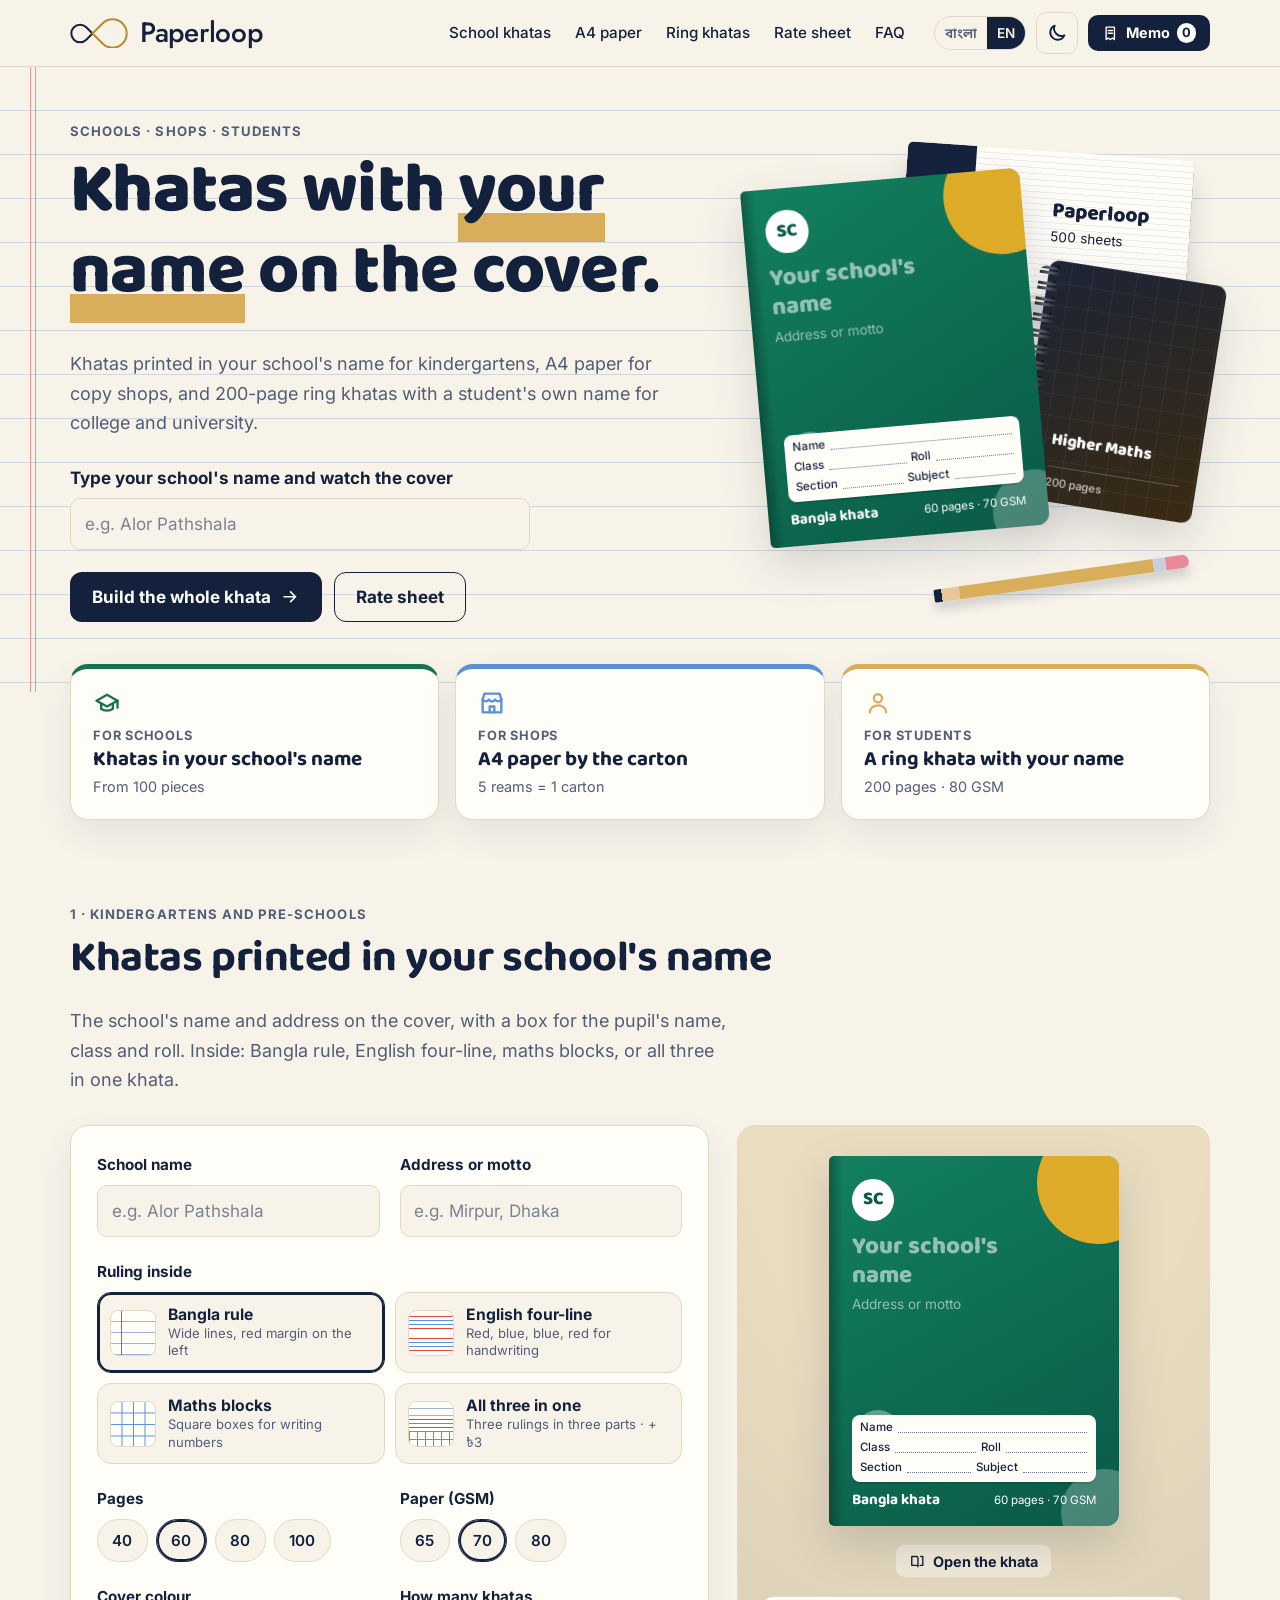
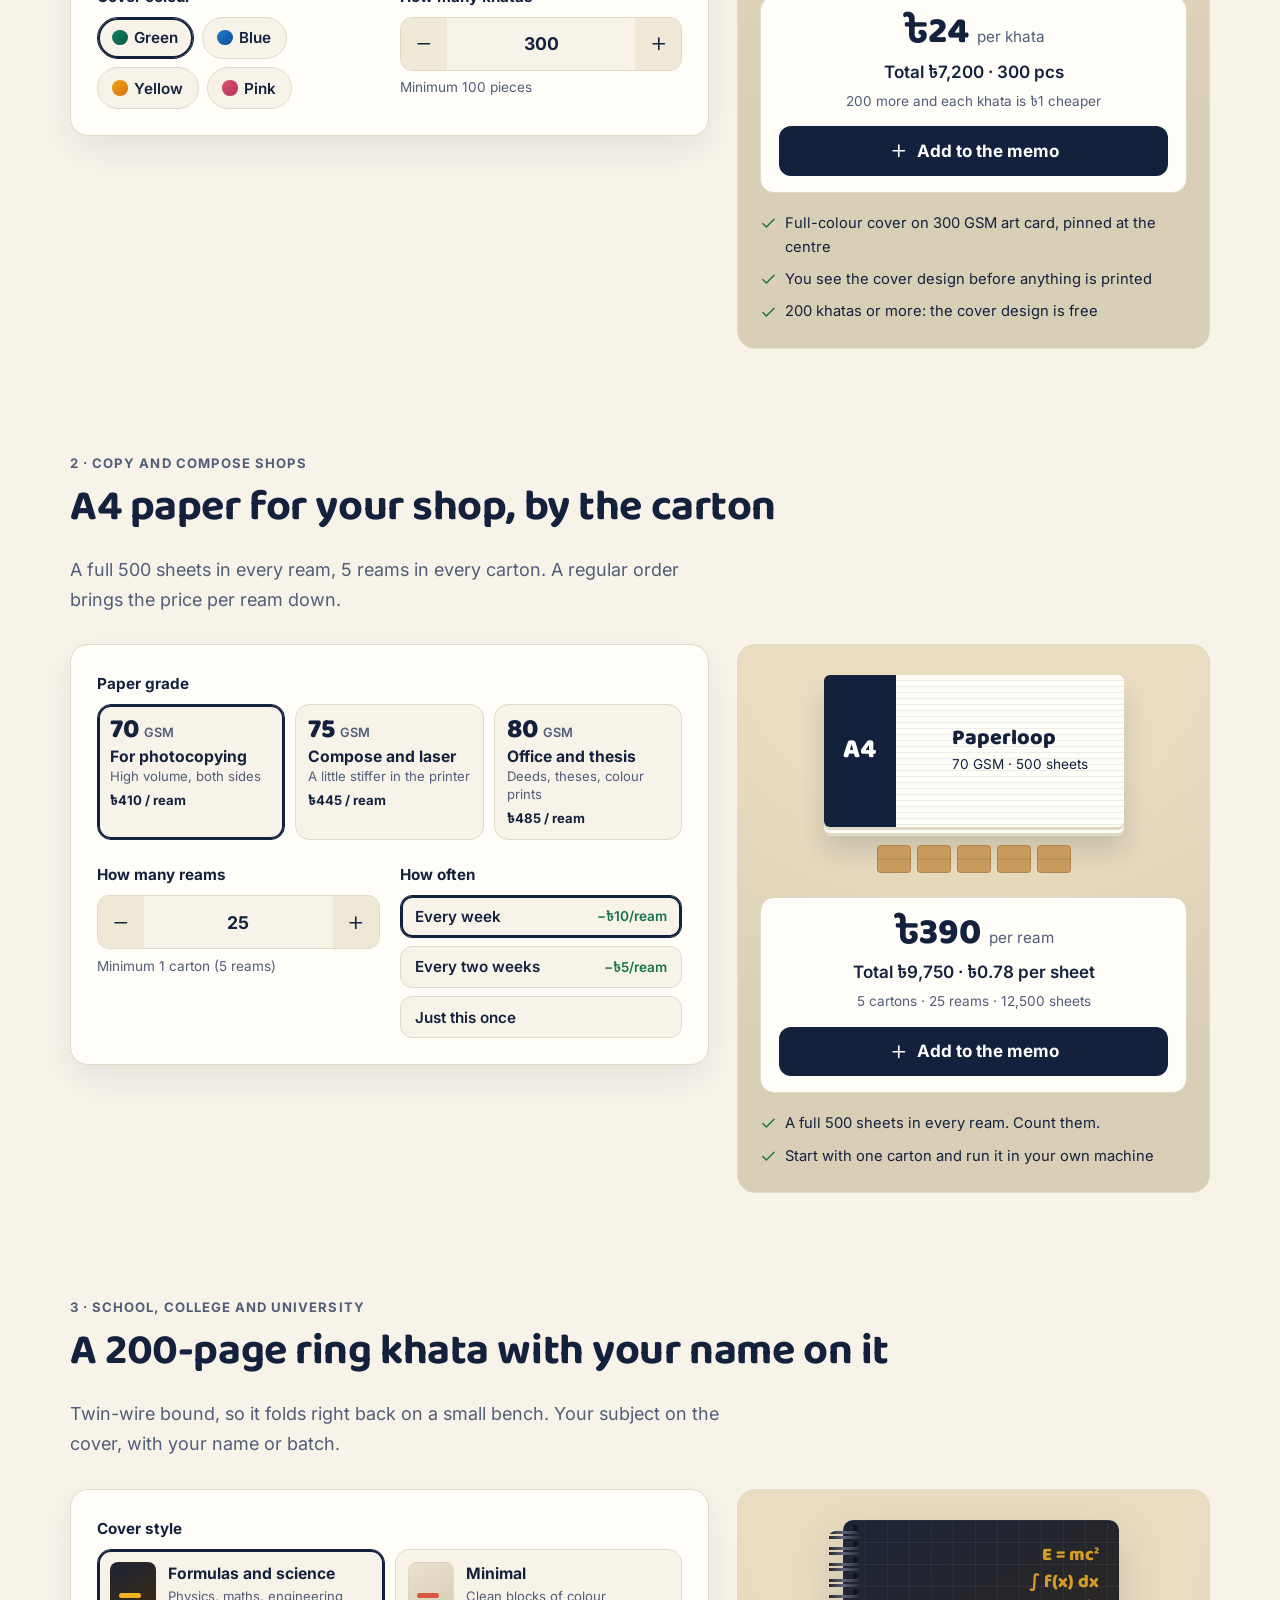
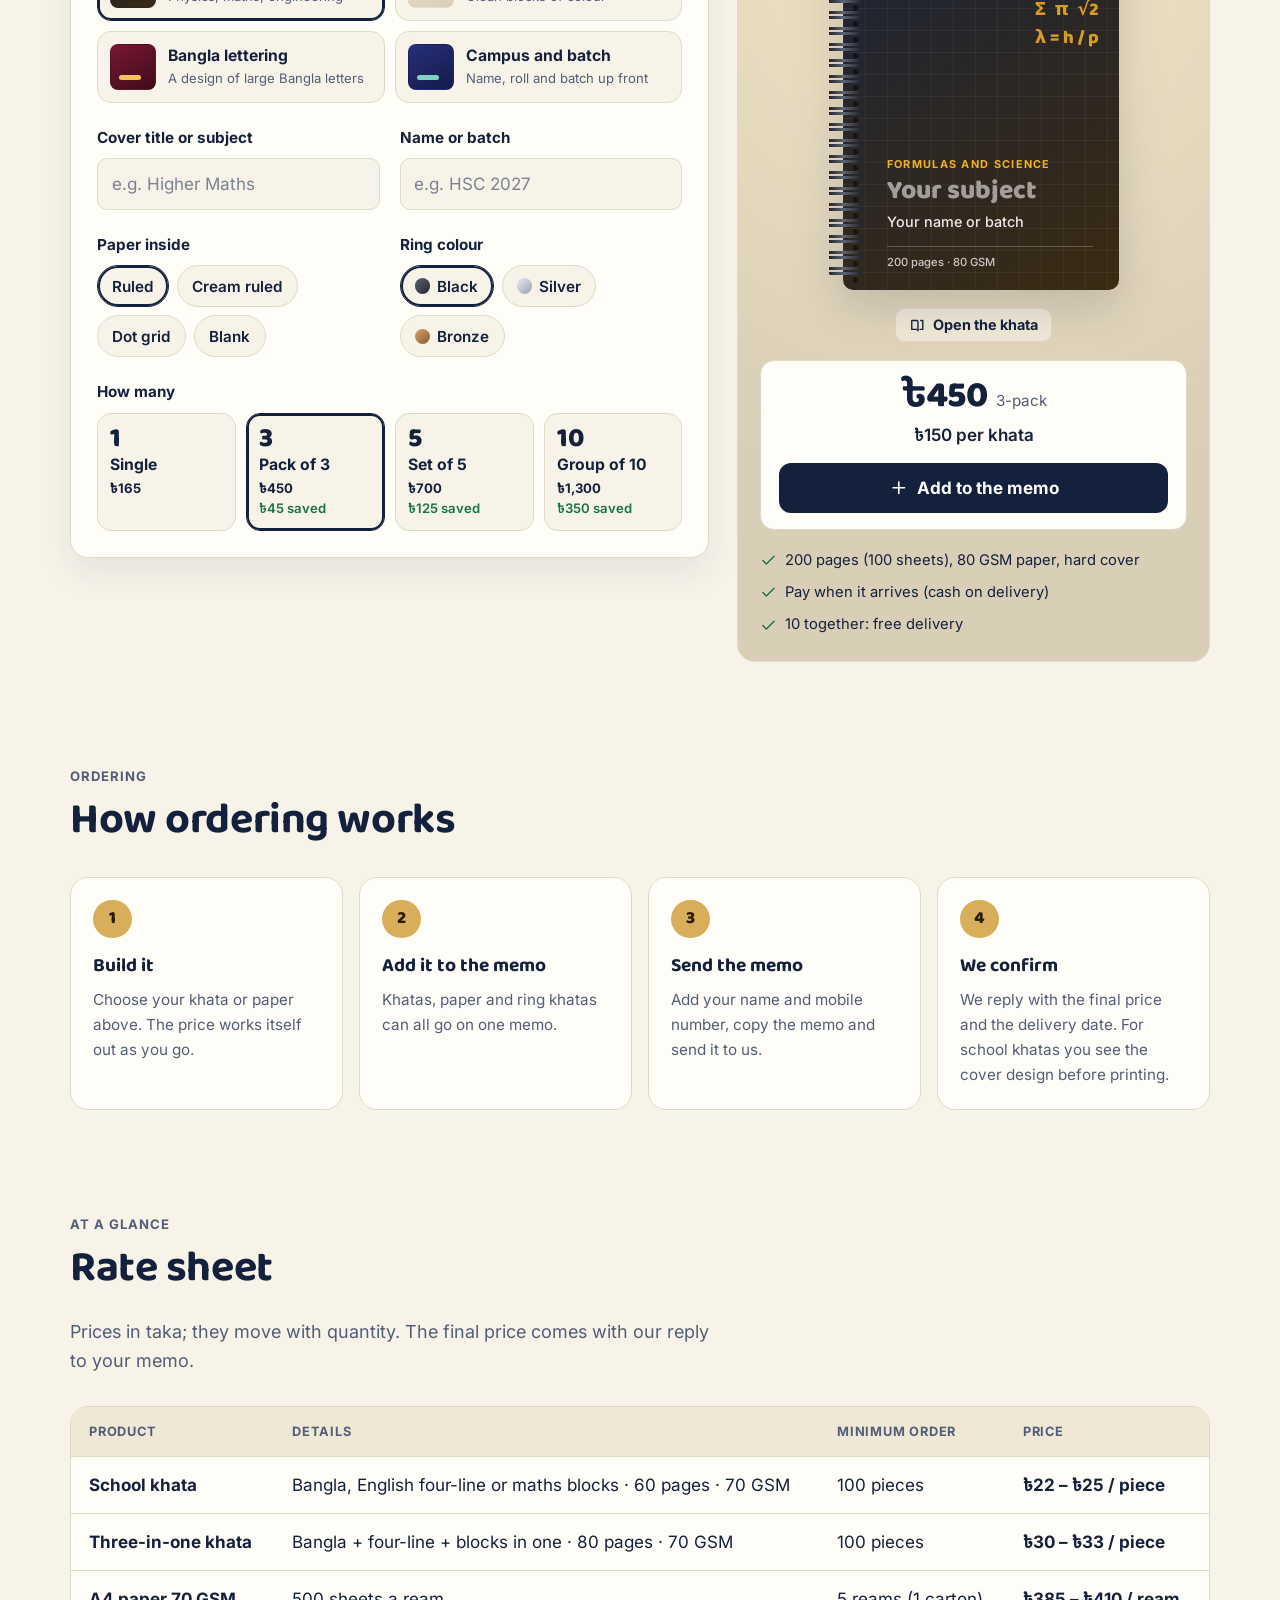
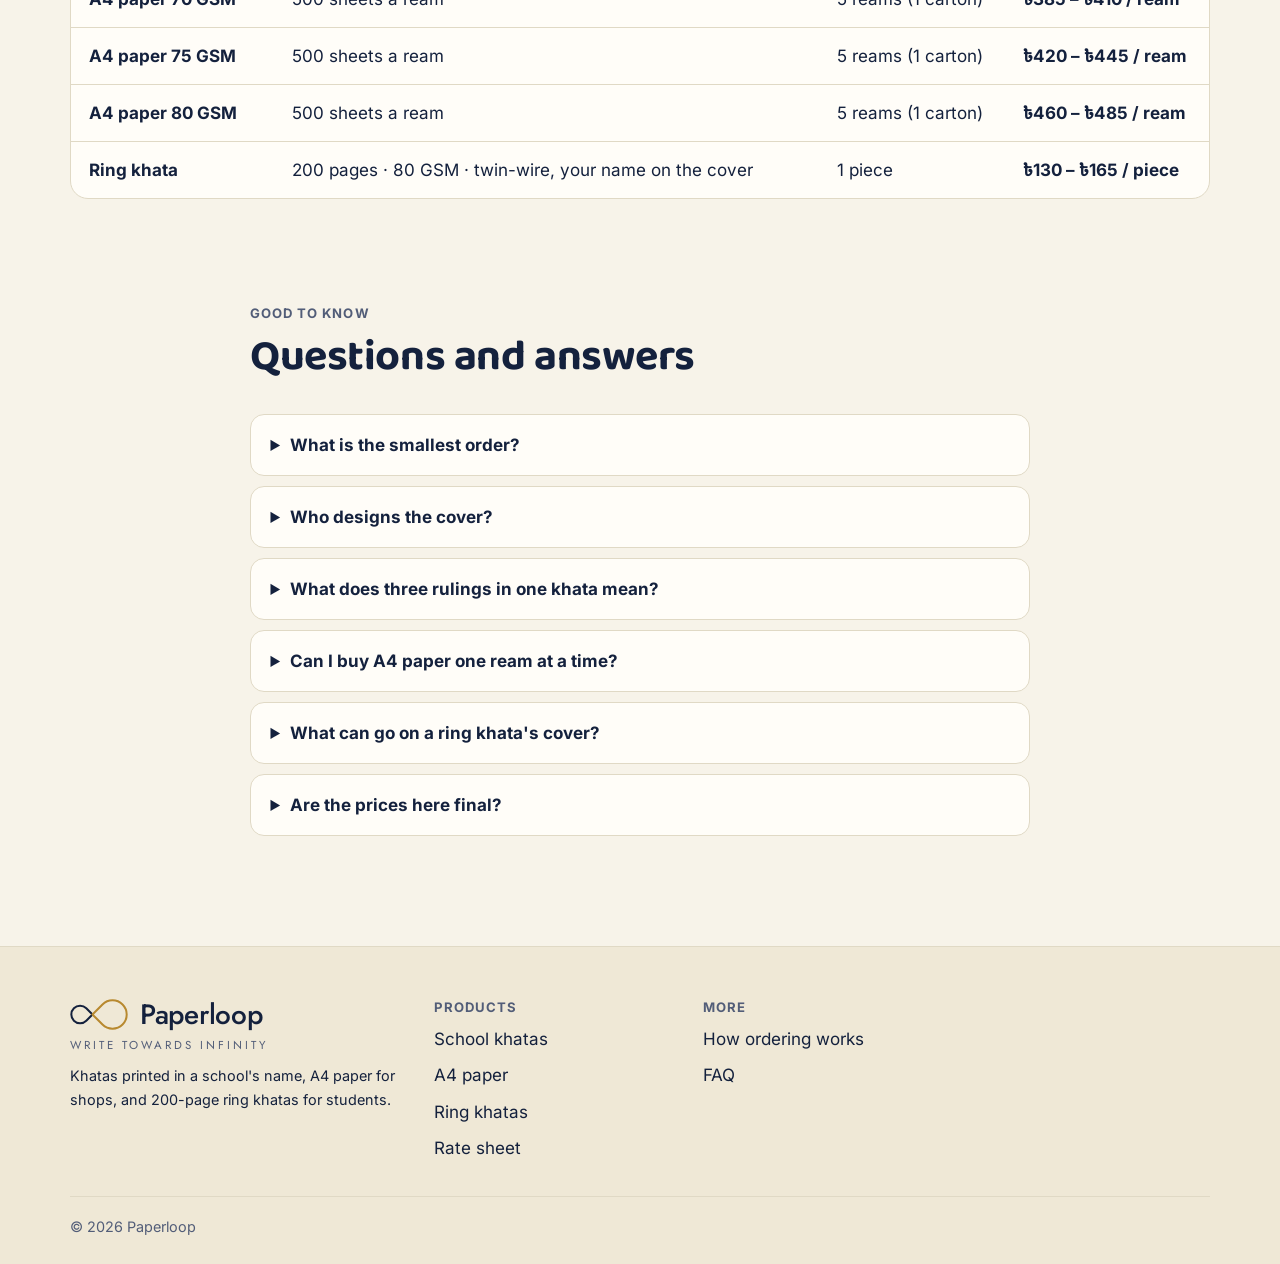
<file: en/index.html>
<!DOCTYPE html>
<html lang="en">
<head>
<meta charset="utf-8">
<meta name="viewport" content="width=device-width, initial-scale=1">
<title>Paperloop: school khatas, A4 paper and ring khatas</title>
<meta name="description" content="Bangla, English four-line and maths block khatas printed in your school's name, A4 paper for copy shops, and 200-page ring khatas. Build your order and send the memo.">
<meta name="robots" content="noindex"><link rel="canonical" href="https://oasisnextbd.github.io/paperloop/en/">
<link rel="alternate" hreflang="bn" href="https://oasisnextbd.github.io/paperloop/">
<link rel="alternate" hreflang="en" href="https://oasisnextbd.github.io/paperloop/en/">
<link rel="alternate" hreflang="x-default" href="https://oasisnextbd.github.io/paperloop/">
<meta property="og:type" content="website">
<meta property="og:site_name" content="Paperloop">
<meta property="og:title" content="Paperloop: school khatas, A4 paper and ring khatas">
<meta property="og:description" content="Bangla, English four-line and maths block khatas printed in your school's name, A4 paper for copy shops, and 200-page ring khatas. Build your order and send the memo.">
<meta property="og:url" content="https://oasisnextbd.github.io/paperloop/en/">
<meta property="og:locale" content="en_US">
<meta property="og:image" content="https://oasisnextbd.github.io/paperloop/assets/img/og-image.png">
<meta property="og:image:width" content="1200">
<meta property="og:image:height" content="630">
<meta property="og:image:alt" content="Paperloop: Write towards infinity">
<meta name="twitter:card" content="summary_large_image">
<meta name="theme-color" content="#14213d">
<link rel="icon" href="../assets/img/favicon.svg?v=ae615e1494" type="image/svg+xml">
<link rel="preload" href="../assets/fonts/jost-latin.woff2" as="font" type="font/woff2" crossorigin>
<link rel="preload" href="../assets/fonts/baloo-da-2-latin.woff2" as="font" type="font/woff2" crossorigin>
<script>
/* Day or night: the visitor's saved choice (key kh_mode), otherwise the device setting. Set before the page paints. */
(function(){var m;try{m=localStorage.getItem("kh_mode");}catch(e){}
if(m!=="day"&&m!=="night")m=window.matchMedia&&matchMedia("(prefers-color-scheme: dark)").matches?"night":"day";
document.documentElement.dataset.mode=m;})();
</script>
<script>
/* Language memory (key kh_lang). Bangla is the default; a saved English choice takes the visitor to the English page. */
(function(){try{
var l=localStorage.getItem("kh_lang");
if(l==="en"&&document.documentElement.lang==="bn"&&!/[?&]lang=bn/.test(location.search)){location.replace("../en/"+location.hash);return;}
localStorage.setItem("kh_lang",document.documentElement.lang);
}catch(e){}})();
</script>
<link rel="stylesheet" href="../assets/css/fonts.css?v=e1e86cea2b">
<link rel="stylesheet" href="../assets/css/khata.css?v=9c7380dfea">
<script src="../assets/js/khata.js?v=32a1bce19e" defer></script>
</head>
<body data-lang="en">
<a class="skip-link" href="#main">Skip to content</a>
<header class="site-header">
  <div class="wrap">
    <a class="logo" href="../en/" aria-label="Paperloop">
<svg class="logo-mark" viewBox="-51.3 -35.4 132.4 70.7" aria-hidden="true" focusable="false"><path class="lm-a" d="M0 0L-14.14 -14.14A20.00 20.00 0 1 0 -14.14 14.14Z"/><path class="lm-b" d="M0 0L22.88 -22.88A32.36 32.36 0 1 1 22.88 22.88Z"/></svg>      <span class="wordmark" lang="en">Paperloop</span>
    </a>
    <nav class="nav" id="site-nav" aria-label="Main menu">
      <ul>
        <li><a href="#school">School khatas</a></li>
        <li><a href="#a4">A4 paper</a></li>
        <li><a href="#ring">Ring khatas</a></li>
        <li><a href="#rates">Rate sheet</a></li>
        <li><a href="#faq">FAQ</a></li>
      </ul>
    </nav>
    <div class="header-actions">
      <div class="lang-switch" role="group" aria-label="Language">
        <a href="../?lang=bn" hreflang="bn" lang="bn" data-lang-switch="bn" aria-current="false">বাংলা</a>
        <a href="../en/" hreflang="en" lang="en" data-lang-switch="en" aria-current="true">EN</a>
      </div>
      <button class="icon-btn icon-btn--show mode-toggle" type="button" data-mode-toggle data-label-night="Switch to night mode" data-label-day="Switch to day mode" aria-label="Switch to night mode"><svg class="i i-moon" viewBox="0 0 24 24" aria-hidden="true" focusable="false"><path d="M20 14.500A8 8 0 0 1 9.500 4a8 8 0 1 0 10.500 10.500z"/></svg><svg class="i i-sun" viewBox="0 0 24 24" aria-hidden="true" focusable="false"><circle cx="12" cy="12" r="4"/><path d="M12 2v2M12 20v2M2 12h2M20 12h2M4.900 4.900l1.400 1.400M17.700 17.700l1.400 1.400M4.900 19.100l1.400-1.400M17.700 6.300l1.400-1.400"/></svg></button>
      <button class="btn btn--primary btn--sm memo-open" type="button" data-memo-open><svg class="i " viewBox="0 0 24 24" aria-hidden="true" focusable="false"><path d="M6 3h12v18l-3-2-3 2-3-2-3 2z"/><path d="M9 8h6M9 12h6"/></svg><span>Memo</span><b class="memo-count" data-memo-count>0</b></button>
      <button class="icon-btn menu-toggle" type="button" aria-controls="site-nav" aria-expanded="false" aria-label="Menu"><svg class="i " viewBox="0 0 24 24" aria-hidden="true" focusable="false"><path d="M3 6h18M3 12h18M3 18h18"/></svg></button>
    </div>
  </div>
</header><main id="main">
<section class="hero">
  <div class="wrap hero-grid">
    <div class="hero-copy">
      <p class="kicker">Schools · shops · students</p>
      <h1>Khatas with <em>your name</em> on the cover.</h1>
      <p class="lead">Khatas printed in your school's name for kindergartens, A4 paper for copy shops, and 200-page ring khatas with a student's own name for college and university.</p>
      <div class="try">
        <label for="hero-name">Type your school's name and watch the cover</label>
        <input id="hero-name" type="text" maxlength="48" autocomplete="organization" data-field="school-name" placeholder="e.g. Alor Pathshala">
      </div>
      <div class="btn-row">
        <a class="btn btn--primary" href="#school">Build the whole khata<svg class="i " viewBox="0 0 24 24" aria-hidden="true" focusable="false"><path d="M5 12h14M13 6l6 6-6 6"/></svg></a>
        <a class="btn btn--secondary" href="#rates">Rate sheet</a>
      </div>
    </div>
    <div class="hero-desk" aria-hidden="true">
      <div class="ream ream--hero"><span class="ream-a4">A4</span><b>Paperloop</b><span>500 sheets</span></div>
      <div class="book book--ring book--mini" data-series="stem" data-wire="black">
        <div class="book-cover"><p class="ring-title">Higher Maths</p><p class="ring-foot">200 pages</p></div>
        <div class="wire"></div>
      </div>
      <div class="book book--school book--hero" data-theme="emerald" data-book-theme>
        <div class="book-cover"><div class="cover-art" aria-hidden="true"><i></i><i></i><i></i></div>
<div class="cover-head">
  <span class="cover-mono" data-bind="school-mono">SC</span>
  <p class="cover-school" data-bind="school-name">Your school's name</p>
  <p class="cover-motto" data-bind="school-motto">Address or motto</p>
</div>
<div class="cover-label">
  <p><span>Name</span><i></i></p>
  <p><span>Class</span><i></i><span>Roll</span><i></i></p>
  <p><span>Section</span><i></i><span>Subject</span><i></i></p>
</div>
<div class="cover-foot">
  <b data-bind="school-ruling">Bangla khata</b>
  <span data-bind="school-spec">60 pages · 70 GSM</span>
</div></div>
      </div>
      <span class="pencil"></span>
    </div>
  </div>
</section>

<section class="doors" aria-label="Three kinds of customer">
  <div class="wrap doors-grid">
    <a class="door door--school" href="#school">
      <svg class="i " viewBox="0 0 24 24" aria-hidden="true" focusable="false"><path d="M3 10l9-5 9 5-9 5z"/><path d="M7 12.5V17c2.5 2 7.500 2 10 0v-4.5M21 10v6"/></svg>
      <span class="door-for">For schools</span>
      <b>Khatas in your school's name</b>
      <span class="door-meta">From 100 pieces</span>
    </a>
    <a class="door door--a4" href="#a4">
      <svg class="i " viewBox="0 0 24 24" aria-hidden="true" focusable="false"><path d="M4 9l1.500-5h13L20 9"/><path d="M4 9v11h16V9"/><path d="M4 9a3 3 0 0 0 5.300 0 3 3 0 0 0 5.400 0A3 3 0 0 0 20 9"/><path d="M10 20v-5h4v5"/></svg>
      <span class="door-for">For shops</span>
      <b>A4 paper by the carton</b>
      <span class="door-meta">5 reams = 1 carton</span>
    </a>
    <a class="door door--ring" href="#ring">
      <svg class="i " viewBox="0 0 24 24" aria-hidden="true" focusable="false"><circle cx="12" cy="8" r="3.500"/><path d="M5 20c0-3.500 3-6 7-6s7 2.500 7 6"/></svg>
      <span class="door-for">For students</span>
      <b>A ring khata with your name</b>
      <span class="door-meta">200 pages · 80 GSM</span>
    </a>
  </div>
</section>

<section class="line line--school" id="school">
  <div class="wrap">
    <header class="line-head">
      <p class="kicker">1 · Kindergartens and pre-schools</p>
      <h2>Khatas printed in your school's name</h2>
      <p class="lead">The school's name and address on the cover, with a box for the pupil's name, class and roll. Inside: Bangla rule, English four-line, maths blocks, or all three in one khata.</p>
    </header>
    <div class="builder">
      <form class="panel" data-form="school">
        <div class="field-row">
          <div class="field">
            <label for="kg-name">School name</label>
            <input id="kg-name" type="text" maxlength="48" autocomplete="organization" data-field="school-name" placeholder="e.g. Alor Pathshala">
          </div>
          <div class="field">
            <label for="kg-motto">Address or motto</label>
            <input id="kg-motto" type="text" maxlength="48" data-field="school-motto" placeholder="e.g. Mirpur, Dhaka">
          </div>
        </div>
        <fieldset>
          <legend>Ruling inside</legend>
          <div class="opts opts--2">
            <label class="opt"><input type="radio" name="ruling" value="bangla" checked><span class="opt-body"><i class="swatch rp--bangla"></i><b>Bangla rule</b><small>Wide lines, red margin on the left</small></span></label>
            <label class="opt"><input type="radio" name="ruling" value="english"><span class="opt-body"><i class="swatch rp--english"></i><b>English four-line</b><small>Red, blue, blue, red for handwriting</small></span></label>
            <label class="opt"><input type="radio" name="ruling" value="block"><span class="opt-body"><i class="swatch rp--block"></i><b>Maths blocks</b><small>Square boxes for writing numbers</small></span></label>
            <label class="opt"><input type="radio" name="ruling" value="combo"><span class="opt-body"><i class="swatch swatch--combo"><i class="rp--bangla"></i><i class="rp--english"></i><i class="rp--block"></i></i><b>All three in one</b><small>Three rulings in three parts · +৳3</small></span></label>
          </div>
        </fieldset>
        <div class="field-row">
          <fieldset>
            <legend>Pages</legend>
            <div class="chips">
              <label class="chip"><input type="radio" name="pages" value="40"><span>40</span></label>
              <label class="chip"><input type="radio" name="pages" value="60" checked><span>60</span></label>
              <label class="chip"><input type="radio" name="pages" value="80"><span>80</span></label>
              <label class="chip"><input type="radio" name="pages" value="100"><span>100</span></label>
            </div>
          </fieldset>
          <fieldset>
            <legend>Paper (GSM)</legend>
            <div class="chips">
              <label class="chip"><input type="radio" name="gsm" value="65"><span>65</span></label>
              <label class="chip"><input type="radio" name="gsm" value="70" checked><span>70</span></label>
              <label class="chip"><input type="radio" name="gsm" value="80"><span>80</span></label>
            </div>
          </fieldset>
        </div>
        <div class="field-row">
          <fieldset>
            <legend>Cover colour</legend>
            <div class="chips">
              <label class="chip chip--tone" data-theme="emerald"><input type="radio" name="theme" value="emerald" checked><span>Green</span></label>
              <label class="chip chip--tone" data-theme="sky"><input type="radio" name="theme" value="sky"><span>Blue</span></label>
              <label class="chip chip--tone" data-theme="sun"><input type="radio" name="theme" value="sun"><span>Yellow</span></label>
              <label class="chip chip--tone" data-theme="coral"><input type="radio" name="theme" value="coral"><span>Pink</span></label>
            </div>
          </fieldset>
          <div class="field">
            <label for="kg-qty">How many khatas</label>
            <div class="stepper">
              <button type="button" data-step="-50" aria-label="50 fewer"><svg class="i " viewBox="0 0 24 24" aria-hidden="true" focusable="false"><path d="M5 12h14"/></svg></button>
              <input id="kg-qty" type="number" name="qty" inputmode="numeric" min="100" step="50" value="300">
              <button type="button" data-step="50" aria-label="50 more"><svg class="i " viewBox="0 0 24 24" aria-hidden="true" focusable="false"><path d="M12 5v14M5 12h14"/></svg></button>
            </div>
            <p class="hint">Minimum 100 pieces</p>
          </div>
        </div>
      </form>

      <div class="stage">
        <div class="book book--school" id="kg-book" data-theme="emerald" data-ruling="bangla" data-book-theme>
          <div class="book-page"><div class="rp rp--bangla"><span class="hand">অ আ ই ঈ উ</span></div>
<div class="rp rp--english"><span class="hand">Aa Bb Cc Dd</span></div>
<div class="rp rp--block"><span class="hand">12345</span></div></div>
          <div class="book-cover"><div class="cover-art" aria-hidden="true"><i></i><i></i><i></i></div>
<div class="cover-head">
  <span class="cover-mono" data-bind="school-mono">SC</span>
  <p class="cover-school" data-bind="school-name">Your school's name</p>
  <p class="cover-motto" data-bind="school-motto">Address or motto</p>
</div>
<div class="cover-label">
  <p><span>Name</span><i></i></p>
  <p><span>Class</span><i></i><span>Roll</span><i></i></p>
  <p><span>Section</span><i></i><span>Subject</span><i></i></p>
</div>
<div class="cover-foot">
  <b data-bind="school-ruling">Bangla khata</b>
  <span data-bind="school-spec">60 pages · 70 GSM</span>
</div></div>
        </div>
        <button class="btn btn--ghost btn--sm" type="button" data-flip="kg-book" aria-pressed="false"><svg class="i " viewBox="0 0 24 24" aria-hidden="true" focusable="false"><path d="M4 5h7a2 2 0 0 1 2 2v13a2 2 0 0 0-2-2H4z"/><path d="M20 5h-3M20 5v13h-4"/></svg><span data-flip-label>Open the khata</span></button>
        <div class="result" aria-live="polite">
          <p class="result-main"><output data-out="school-unit"></output><span>per khata</span></p>
          <p class="result-sub">Total <output data-out="school-total"></output> · <output data-out="school-qty"></output></p>
          <p class="hint" data-out="school-tier"></p>
          <button class="btn btn--primary" type="button" data-add="school"><svg class="i " viewBox="0 0 24 24" aria-hidden="true" focusable="false"><path d="M12 5v14M5 12h14"/></svg>Add to the memo</button>
        </div>
        <ul class="ticks">
          <li><svg class="i " viewBox="0 0 24 24" aria-hidden="true" focusable="false"><path d="M20 6L9 17l-5-5"/></svg>Full-colour cover on 300 GSM art card, pinned at the centre</li>
          <li><svg class="i " viewBox="0 0 24 24" aria-hidden="true" focusable="false"><path d="M20 6L9 17l-5-5"/></svg>You see the cover design before anything is printed</li>
<li><svg class="i " viewBox="0 0 24 24" aria-hidden="true" focusable="false"><path d="M20 6L9 17l-5-5"/></svg>200 khatas or more: the cover design is free</li>        </ul>
      </div>
    </div>
  </div>
</section>

<section class="line line--a4" id="a4">
  <div class="wrap">
    <header class="line-head">
      <p class="kicker">2 · Copy and compose shops</p>
      <h2>A4 paper for your shop, by the carton</h2>
      <p class="lead">A full 500 sheets in every ream, 5 reams in every carton. A regular order brings the price per ream down.</p>
    </header>
    <div class="builder">
      <form class="panel" data-form="a4">
        <fieldset>
          <legend>Paper grade</legend>
          <div class="opts opts--3">
            <label class="opt opt--stack"><input type="radio" name="gsm" value="70" checked><span class="opt-body"><b class="opt-big">70 <small>GSM</small></b><b>For photocopying</b><small>High volume, both sides</small><small class="opt-price">৳410 / ream</small></span></label>
            <label class="opt opt--stack"><input type="radio" name="gsm" value="75"><span class="opt-body"><b class="opt-big">75 <small>GSM</small></b><b>Compose and laser</b><small>A little stiffer in the printer</small><small class="opt-price">৳445 / ream</small></span></label>
            <label class="opt opt--stack"><input type="radio" name="gsm" value="80"><span class="opt-body"><b class="opt-big">80 <small>GSM</small></b><b>Office and thesis</b><small>Deeds, theses, colour prints</small><small class="opt-price">৳485 / ream</small></span></label>
          </div>
        </fieldset>
        <div class="field-row">
          <div class="field">
            <label for="a4-reams">How many reams</label>
            <div class="stepper">
              <button type="button" data-step="-5" aria-label="One carton fewer"><svg class="i " viewBox="0 0 24 24" aria-hidden="true" focusable="false"><path d="M5 12h14"/></svg></button>
              <input id="a4-reams" type="number" name="reams" inputmode="numeric" min="5" step="5" value="25">
              <button type="button" data-step="5" aria-label="One carton more"><svg class="i " viewBox="0 0 24 24" aria-hidden="true" focusable="false"><path d="M12 5v14M5 12h14"/></svg></button>
            </div>
            <p class="hint">Minimum 1 carton (5 reams)</p>
          </div>
          <fieldset>
            <legend>How often</legend>
            <div class="chips chips--col">
              <label class="chip"><input type="radio" name="plan" value="weekly" checked><span>Every week <em>−৳10/ream</em></span></label>
              <label class="chip"><input type="radio" name="plan" value="biweekly"><span>Every two weeks <em>−৳5/ream</em></span></label>
              <label class="chip"><input type="radio" name="plan" value="once"><span>Just this once</span></label>
            </div>
          </fieldset>
        </div>
      </form>

      <div class="stage">
        <div class="ream" id="a4-ream">
          <span class="ream-a4">A4</span>
          <b>Paperloop</b>
          <span><span data-bind="a4-gsm">70</span> GSM · 500 sheets</span>
        </div>
        <div class="cartons" data-bind="a4-cartons" aria-hidden="true"></div>
        <div class="result" aria-live="polite">
          <p class="result-main"><output data-out="a4-rate"></output><span>per ream</span></p>
          <p class="result-sub">Total <output data-out="a4-total"></output> · <output data-out="a4-sheet"></output> per sheet</p>
          <p class="hint"><output data-out="a4-cartons-text"></output></p>
          <button class="btn btn--primary" type="button" data-add="a4"><svg class="i " viewBox="0 0 24 24" aria-hidden="true" focusable="false"><path d="M12 5v14M5 12h14"/></svg>Add to the memo</button>
        </div>
        <ul class="ticks">
          <li><svg class="i " viewBox="0 0 24 24" aria-hidden="true" focusable="false"><path d="M20 6L9 17l-5-5"/></svg>A full 500 sheets in every ream. Count them.</li>
          <li><svg class="i " viewBox="0 0 24 24" aria-hidden="true" focusable="false"><path d="M20 6L9 17l-5-5"/></svg>Start with one carton and run it in your own machine</li>
        </ul>
      </div>
    </div>
  </div>
</section>

<section class="line line--ring" id="ring">
  <div class="wrap">
    <header class="line-head">
      <p class="kicker">3 · School, college and university</p>
      <h2>A 200-page ring khata with your name on it</h2>
      <p class="lead">Twin-wire bound, so it folds right back on a small bench. Your subject on the cover, with your name or batch.</p>
    </header>
    <div class="builder">
      <form class="panel" data-form="ring">
        <fieldset>
          <legend>Cover style</legend>
          <div class="opts opts--2">
            <label class="opt"><input type="radio" name="series" value="stem" checked><span class="opt-body"><i class="swatch swatch--series" data-series="stem"></i><b>Formulas and science</b><small>Physics, maths, engineering</small></span></label>
            <label class="opt"><input type="radio" name="series" value="minimal"><span class="opt-body"><i class="swatch swatch--series" data-series="minimal"></i><b>Minimal</b><small>Clean blocks of colour</small></span></label>
            <label class="opt"><input type="radio" name="series" value="bangla"><span class="opt-body"><i class="swatch swatch--series" data-series="bangla"></i><b>Bangla lettering</b><small>A design of large Bangla letters</small></span></label>
            <label class="opt"><input type="radio" name="series" value="campus"><span class="opt-body"><i class="swatch swatch--series" data-series="campus"></i><b>Campus and batch</b><small>Name, roll and batch up front</small></span></label>
          </div>
        </fieldset>
        <div class="field-row">
          <div class="field">
            <label for="ring-title">Cover title or subject</label>
            <input id="ring-title" type="text" maxlength="40" data-field="ring-title" placeholder="e.g. Higher Maths">
          </div>
          <div class="field">
            <label for="ring-name">Name or batch</label>
            <input id="ring-name" type="text" maxlength="40" autocomplete="name" data-field="ring-name" placeholder="e.g. HSC 2027">
          </div>
        </div>
        <div class="field-row">
          <fieldset>
            <legend>Paper inside</legend>
            <div class="chips">
              <label class="chip"><input type="radio" name="paper" value="ruled" checked><span>Ruled</span></label>
              <label class="chip"><input type="radio" name="paper" value="cream"><span>Cream ruled</span></label>
              <label class="chip"><input type="radio" name="paper" value="dot"><span>Dot grid</span></label>
              <label class="chip"><input type="radio" name="paper" value="blank"><span>Blank</span></label>
            </div>
          </fieldset>
          <fieldset>
            <legend>Ring colour</legend>
            <div class="chips">
              <label class="chip chip--tone" data-wire="black"><input type="radio" name="wire" value="black" checked><span>Black</span></label>
              <label class="chip chip--tone" data-wire="silver"><input type="radio" name="wire" value="silver"><span>Silver</span></label>
              <label class="chip chip--tone" data-wire="bronze"><input type="radio" name="wire" value="bronze"><span>Bronze</span></label>
            </div>
          </fieldset>
        </div>
        <fieldset>
          <legend>How many</legend>
          <div class="opts opts--4">
            <label class="opt opt--stack"><input type="radio" name="pack" value="1"><span class="opt-body"><b class="opt-big">1</b><b>Single</b><small class="opt-price">৳165</small></span></label>
            <label class="opt opt--stack"><input type="radio" name="pack" value="3" checked><span class="opt-body"><b class="opt-big">3</b><b>Pack of 3</b><small class="opt-price">৳450</small><small class="opt-save">৳45 saved</small></span></label>
            <label class="opt opt--stack"><input type="radio" name="pack" value="5"><span class="opt-body"><b class="opt-big">5</b><b>Set of 5</b><small class="opt-price">৳700</small><small class="opt-save">৳125 saved</small></span></label>
            <label class="opt opt--stack"><input type="radio" name="pack" value="10"><span class="opt-body"><b class="opt-big">10</b><b>Group of 10</b><small class="opt-price">৳1,300</small><small class="opt-save">৳350 saved</small></span></label>
          </div>
        </fieldset>
      </form>

      <div class="stage">
        <div class="book book--ring" id="ring-book" data-series="stem" data-wire="black" data-paper="ruled">
          <div class="book-page"><span class="hand">Today's notes</span></div>
          <div class="book-cover">
            <p class="ring-tag" data-bind="ring-tag"></p>
            <p class="ring-title" data-bind="ring-title">Your subject</p>
            <p class="ring-name" data-bind="ring-name">Your name or batch</p>
            <p class="ring-foot">200 pages · 80 GSM</p>
          </div>
          <div class="wire" aria-hidden="true"></div>
        </div>
        <button class="btn btn--ghost btn--sm" type="button" data-flip="ring-book" aria-pressed="false"><svg class="i " viewBox="0 0 24 24" aria-hidden="true" focusable="false"><path d="M4 5h7a2 2 0 0 1 2 2v13a2 2 0 0 0-2-2H4z"/><path d="M20 5h-3M20 5v13h-4"/></svg><span data-flip-label>Open the khata</span></button>
        <div class="result" aria-live="polite">
          <p class="result-main"><output data-out="ring-total"></output><span data-out="ring-pack"></span></p>
          <p class="result-sub"><output data-out="ring-unit"></output> per khata</p>
          <button class="btn btn--primary" type="button" data-add="ring"><svg class="i " viewBox="0 0 24 24" aria-hidden="true" focusable="false"><path d="M12 5v14M5 12h14"/></svg>Add to the memo</button>
        </div>
        <ul class="ticks">
          <li><svg class="i " viewBox="0 0 24 24" aria-hidden="true" focusable="false"><path d="M20 6L9 17l-5-5"/></svg>200 pages (100 sheets), 80 GSM paper, hard cover</li>
<li><svg class="i " viewBox="0 0 24 24" aria-hidden="true" focusable="false"><path d="M20 6L9 17l-5-5"/></svg>Pay when it arrives (cash on delivery)</li><li><svg class="i " viewBox="0 0 24 24" aria-hidden="true" focusable="false"><path d="M20 6L9 17l-5-5"/></svg>10 together: free delivery</li>        </ul>
      </div>
    </div>
  </div>
</section>

<section class="steps-sec" id="order">
  <div class="wrap">
    <header class="line-head">
      <p class="kicker">Ordering</p>
      <h2>How ordering works</h2>
    </header>
    <ol class="steps">
      <li><b>Build it</b><p>Choose your khata or paper above. The price works itself out as you go.</p></li>
      <li><b>Add it to the memo</b><p>Khatas, paper and ring khatas can all go on one memo.</p></li>
      <li><b>Send the memo</b><p>Add your name and mobile number, copy the memo and send it to us.</p></li>
      <li><b>We confirm</b><p>We reply with the final price and the delivery date. For school khatas you see the cover design before printing.</p></li>
    </ol>
  </div>
</section>

<section class="rates-sec" id="rates">
  <div class="wrap">
    <header class="line-head">
      <p class="kicker">At a glance</p>
      <h2>Rate sheet</h2>
<p class="lead">Prices in taka; they move with quantity. The final price comes with our reply to your memo.</p>    </header>
    <div class="table-wrap">
      <table class="rates">
        <thead>
          <tr><th scope="col">Product</th><th scope="col">Details</th><th scope="col">Minimum order</th><th scope="col">Price</th></tr>
        </thead>
        <tbody>
          <tr><th scope="row"><a href="#school">School khata</a></th><td>Bangla, English four-line or maths blocks · 60 pages · 70 GSM</td><td>100 pieces</td><td>৳22 – ৳25 / piece</td></tr>
          <tr><th scope="row"><a href="#school">Three-in-one khata</a></th><td>Bangla + four-line + blocks in one · 80 pages · 70 GSM</td><td>100 pieces</td><td>৳30 – ৳33 / piece</td></tr>
          <tr><th scope="row"><a href="#a4">A4 paper 70 GSM</a></th><td>500 sheets a ream</td><td>5 reams (1 carton)</td><td>৳385 – ৳410 / ream</td></tr>
          <tr><th scope="row"><a href="#a4">A4 paper 75 GSM</a></th><td>500 sheets a ream</td><td>5 reams (1 carton)</td><td>৳420 – ৳445 / ream</td></tr>
          <tr><th scope="row"><a href="#a4">A4 paper 80 GSM</a></th><td>500 sheets a ream</td><td>5 reams (1 carton)</td><td>৳460 – ৳485 / ream</td></tr>
          <tr><th scope="row"><a href="#ring">Ring khata</a></th><td>200 pages · 80 GSM · twin-wire, your name on the cover</td><td>1 piece</td><td>৳130 – ৳165 / piece</td></tr>
        </tbody>
      </table>
    </div>
  </div>
</section>

<section class="faq-sec" id="faq">
  <div class="wrap narrow">
    <header class="line-head">
      <p class="kicker">Good to know</p>
      <h2>Questions and answers</h2>
    </header>
    <div class="faq">
      <details><summary>What is the smallest order?</summary><p>School khatas:  100 pieces. A4 paper: one carton (5 reams). Ring khatas: a single piece.</p></details>
      <details><summary>Who designs the cover?</summary><p>You give us the school's name, address and logo; we lay out the cover and show it to you. Nothing is printed until you approve it.</p></details>
      <details><summary>What does three rulings in one khata mean?</summary><p>The first third is Bangla rule, the middle third English four-line and the last third maths blocks, so a small child carries one khata instead of three.</p></details>
      <details><summary>Can I buy A4 paper one ream at a time?</summary><p>No, paper is supplied by the carton. One carton holds 5 reams, which is 2,500 sheets.</p></details>
      <details><summary>What can go on a ring khata's cover?</summary><p>A title or subject, and under it your name, roll or batch. If you want a different subject on each khata in a pack, say so when you send the memo.</p></details>
<details><summary>Are the prices here final?</summary><p>They are estimates. The final price comes with our reply to your memo, once we have seen the quantity, the paper and where it is going.</p></details>    </div>
  </div>
</section>
</main>
<footer class="site-footer">
  <div class="wrap">
    <div class="footer-grid">
      <div>
        <a class="logo" href="../en/" aria-label="Paperloop">
<svg class="logo-mark" viewBox="-51.3 -35.4 132.4 70.7" aria-hidden="true" focusable="false"><path class="lm-a" d="M0 0L-14.14 -14.14A20.00 20.00 0 1 0 -14.14 14.14Z"/><path class="lm-b" d="M0 0L22.88 -22.88A32.36 32.36 0 1 1 22.88 22.88Z"/></svg>          <span class="wordmark" lang="en">Paperloop</span>
        </a>
<p class="tagline" lang="en">Write towards infinity</p>        <p class="small mt-2">Khatas printed in a school's name, A4 paper for shops, and 200-page ring khatas for students.</p>
      </div>
      <nav aria-label="Products">
        <h2>Products</h2>
        <ul>
          <li><a href="#school">School khatas</a></li>
          <li><a href="#a4">A4 paper</a></li>
          <li><a href="#ring">Ring khatas</a></li>
          <li><a href="#rates">Rate sheet</a></li>
        </ul>
      </nav>
      <nav aria-label="More">
        <h2>More</h2>
        <ul>
          <li><a href="#order">How ordering works</a></li>
          <li><a href="#faq">FAQ</a></li>
        </ul>
      </nav>
    </div>
    <div class="footer-bottom">
      <p class="small mb-0">© 2026 Paperloop</p>
    </div>
  </div>
</footer><dialog class="memo" id="memo" aria-labelledby="memo-title">
  <div class="memo-paper">
    <header class="memo-head">
      <div><h2 id="memo-title">Order memo</h2><p>Paperloop</p></div>
      <button class="icon-btn icon-btn--show" type="button" data-memo-close aria-label="Close"><svg class="i " viewBox="0 0 24 24" aria-hidden="true" focusable="false"><path d="M6 6l12 12M18 6L6 18"/></svg></button>
    </header>
    <ol class="memo-items" data-memo-items></ol>
    <p class="memo-empty" data-memo-empty>The memo is empty. Build a khata or a paper order above and press “Add to the memo”.</p>
<p class="memo-total"><span>Total (estimate)</span><output data-memo-total></output></p>    <div class="memo-form">
      <div class="field"><label for="memo-name">Your name, school or shop</label><input id="memo-name" type="text" autocomplete="name" maxlength="60"></div>
      <div class="field"><label for="memo-phone">Mobile number</label><input id="memo-phone" type="tel" autocomplete="tel" inputmode="tel" maxlength="20"></div>
    </div>
    <div class="btn-row">
      <button class="btn btn--primary" type="button" data-memo-copy><svg class="i " viewBox="0 0 24 24" aria-hidden="true" focusable="false"><rect x="9" y="9" width="11" height="11" rx="2"/><path d="M5 15V6a2 2 0 0 1 2-2h9"/></svg>Copy the memo</button>
      <button class="btn btn--ghost" type="button" data-memo-clear>Clear all</button>
    </div>
  </div>
</dialog>
<p class="toast" role="status" aria-live="polite" data-toast hidden></p>
<script type="application/json" id="kh-data">{"brand": "Paperloop", "calc": {"a4": {"base": {"70": 410, "75": 445, "80": 485}, "carton_reams": 5, "plan_discounts": {"biweekly": 5, "once": 0, "weekly": 10}, "qty_discounts": [[50, 15], [25, 10], [10, 5]], "ream_sheets": 500}, "ring": {"cod": true, "free_delivery_pack": 10, "gsm": 80, "packs": {"1": 165, "10": 1300, "3": 450, "5": 700}, "pages": 200}, "school": {"base_by_pages": {"100": 33, "40": 18, "60": 23, "80": 28}, "combo_extra": 3, "free_design_from": 200, "gsm_extra": {"65": 0, "70": 2, "80": 5}, "moq": 100, "qty_discounts": [[1000, 3], [500, 2], [200, 1]]}}, "lang": "en", "s": {"added": "Added to the memo", "carton": "cartons", "cleared": "Memo cleared", "close": "Close the cover", "copied": "Memo copied. Now send it.", "copyFail": "Could not copy. Select the text and copy it yourself.", "emptyWarn": "Add something to the memo first", "khata": "khatas", "lineA4": "A4 paper", "lineRing": "Ring khatas", "lineSchool": "School khatas", "memoName": "Name", "memoPhone": "Mobile", "memoTitle": "Order memo", "memoTotal": "Total (estimate)", "open": "Open the khata", "pack": "-pack", "pages": "pages", "paper": {"blank": "blank", "cream": "cream ruled", "dot": "dot grid", "ruled": "ruled"}, "piece": "pcs", "plan": {"biweekly": "every two weeks", "once": "one time", "weekly": "every week"}, "ream": "reams", "remove": "Remove", "ruling": {"bangla": "Bangla khata", "block": "Maths block khata", "combo": "Three-in-one khata", "english": "English four-line khata"}, "schoolFallback": "School name to follow", "series": {"bangla": "Bangla lettering", "campus": "Campus and batch", "minimal": "Minimal", "stem": "Formulas and science"}, "sheet": "sheets", "single": "1 khata", "theme": {"coral": "pink cover", "emerald": "green cover", "sky": "blue cover", "sun": "yellow cover"}, "tierBest": "You are on the lowest rate for quantity", "tierNext": "{n} more and each khata is {d} cheaper", "wire": {"black": "black rings", "bronze": "bronze rings", "silver": "silver rings"}}, "showPrices": true}</script>
</body>
</html>
</file>
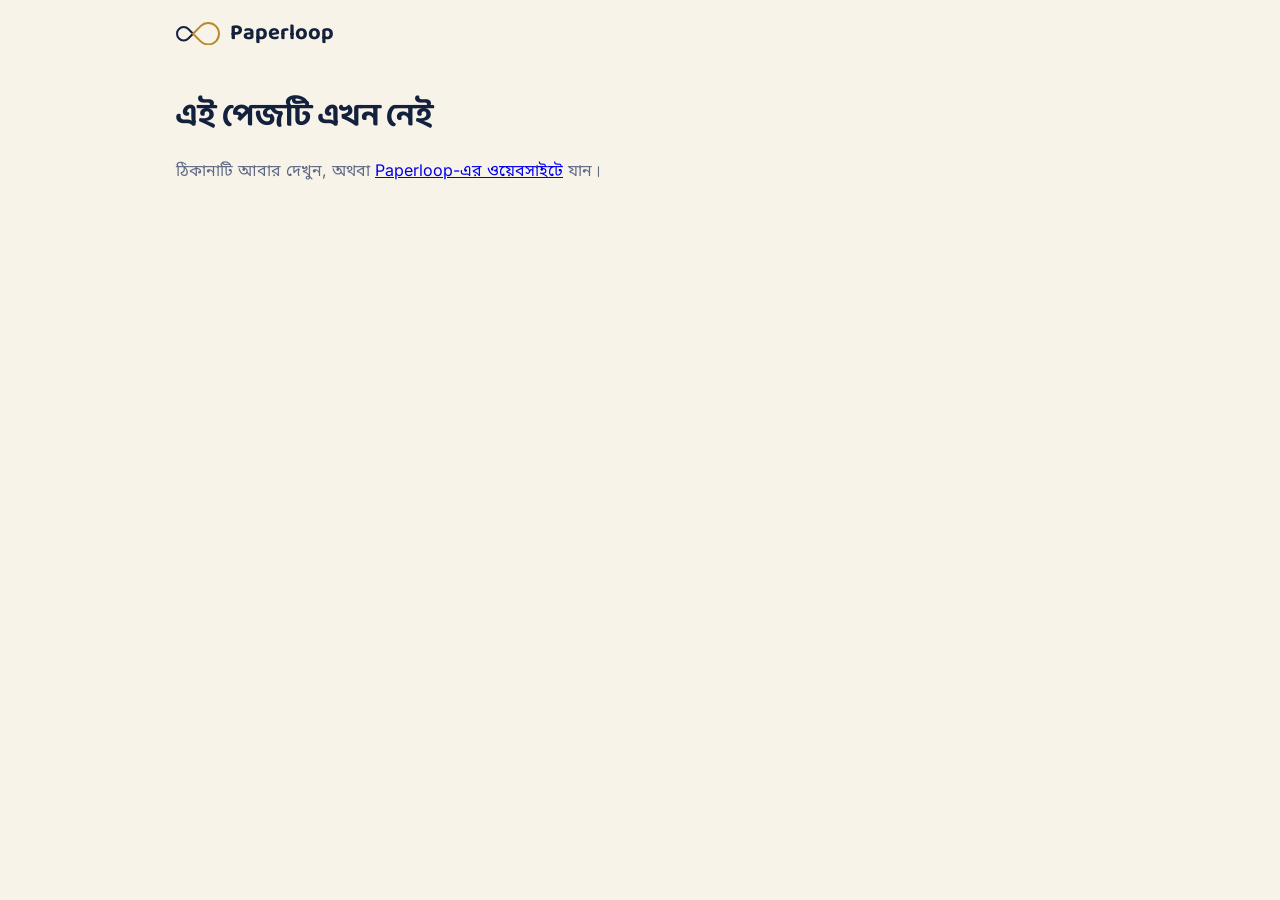
<file: p/index.html>
<!doctype html>
<html lang="bn">
<head>
<meta charset="utf-8">
<meta name="viewport" content="width=device-width, initial-scale=1">
<meta name="robots" content="noindex">
<title>Paperloop</title>
<link rel="icon" href="../assets/img/favicon.svg" type="image/svg+xml">
<link rel="stylesheet" href="page.css">
<script type="module" src="page.js"></script>
</head>
<body>
<!-- A landing page made in Paperloop Admin (Landing pages). ?page=<address> picks the page. -->
<header class="top"><a href="../" class="logo" aria-label="Paperloop"><svg class="mark" viewBox="-51.3 -35.4 132.4 70.7" aria-hidden="true"><path class="a" d="M0 0L-14.14 -14.14A20.00 20.00 0 1 0 -14.14 14.14Z"/><path class="b" d="M0 0L22.88 -22.88A32.36 32.36 0 1 1 22.88 22.88Z"/></svg><b>Paperloop</b></a></header>
<main id="page"><p class="muted">…</p></main>
</body>
</html>
</file>
<file: assets/css/fonts.css>
/* Self-hosted fonts (SIL Open Font License 1.1 — see ../fonts/OFL.txt). Generated from Google Fonts. */
@font-face { font-family: "Inter"; font-style: normal; font-weight: 400 800; font-display: swap; src: url("../fonts/inter-latin-ext.woff2") format("woff2"); unicode-range: U+0100-02BA, U+02BD-02C5, U+02C7-02CC, U+02CE-02D7, U+02DD-02FF, U+0304, U+0308, U+0329, U+1D00-1DBF, U+1E00-1E9F, U+1EF2-1EFF, U+2020, U+20A0-20AB, U+20AD-20C4, U+2113, U+2C60-2C7F, U+A720-A7FF; }
@font-face { font-family: "Inter"; font-style: normal; font-weight: 400 800; font-display: swap; src: url("../fonts/inter-latin.woff2") format("woff2"); unicode-range: U+0000-00FF, U+0131, U+0152-0153, U+02BB-02BC, U+02C6, U+02DA, U+02DC, U+0304, U+0308, U+0329, U+2000-206F, U+20AC, U+2122, U+2191, U+2193, U+2212, U+2215, U+FEFF, U+FFFD; }
@font-face { font-family: "Noto Sans Bengali"; font-style: normal; font-weight: 400 700; font-display: swap; src: url("../fonts/noto-sans-bengali-bengali.woff2") format("woff2"); unicode-range: U+0951-0952, U+0964-0965, U+0980-09FE, U+1CD0, U+1CD2, U+1CD5-1CD6, U+1CD8, U+1CE1, U+1CEA, U+1CED, U+1CF2, U+1CF5-1CF7, U+200C-200D, U+20B9, U+25CC, U+A8F1, U+11DF0-11DF1; }
/* Display face for headings and everything "printed on a cover". */
@font-face { font-family: "Baloo Da 2"; font-style: normal; font-weight: 400 800; font-display: swap; src: url("../fonts/baloo-da-2-bengali.woff2") format("woff2"); unicode-range: U+0951-0952, U+0964-0965, U+0980-09FE, U+1CD0, U+1CD2, U+1CD5-1CD6, U+1CD8, U+1CE1, U+1CEA, U+1CED, U+1CF2, U+1CF5-1CF7, U+200C-200D, U+20B9, U+25CC, U+A8F1, U+11DF0-11DF1; }
@font-face { font-family: "Baloo Da 2"; font-style: normal; font-weight: 400 800; font-display: swap; src: url("../fonts/baloo-da-2-latin.woff2") format("woff2"); unicode-range: U+0000-00FF, U+0131, U+0152-0153, U+02BB-02BC, U+02C6, U+02DA, U+02DC, U+0304, U+0308, U+0329, U+2000-206F, U+20AC, U+2122, U+2191, U+2193, U+2212, U+2215, U+FEFF, U+FFFD; }
/* The Paperloop wordmark and tagline only. */
@font-face { font-family: "Jost"; font-style: normal; font-weight: 400 600; font-display: swap; src: url("../fonts/jost-latin.woff2") format("woff2"); unicode-range: U+0000-00FF, U+0131, U+0152-0153, U+02BB-02BC, U+02C6, U+02DA, U+02DC, U+0304, U+0308, U+0329, U+2000-206F, U+20AC, U+2122, U+2191, U+2193, U+2212, U+2215, U+FEFF, U+FFFD; }
</file>
<file: assets/css/khata.css>
/* Paperloop website. Brand: navy #14213d, gold, white (logo artwork in assets-source/logo/).
   The page is laid out like a desk: ruled paper, covers, a ream, a memo.
   Day and night: html[data-mode], set in base.html from the visitor's choice or the device setting.
   Every colour is a token; "paper" tokens stay light in both themes because paper is paper. */
:root{
  --bg:#f7f3e9;--surface:#fffdf8;--tint:#efe8d6;--ink:#14213d;--muted:#525d78;--line:#e0d9c5;
  --brand:#14213d;--brand-hover:#22335c;--brand-ink:#fff;--link:#14213d;--logo-a:#14213d;--logo-b:#b8892f;
  --accent:#d9ae5a;--accent-ink:#2a1e05;--accent-soft:#fdf0cf;--good:#17734a;
  --paper:#fffdf8;--paper-cream:#fbf0d2;--paper-ink:#14213d;--paper-muted:#667090;
  --rule:#9db4d3;--rule-blue:#5b8fd6;--rule-red:#dc4a43;--hand:#3b4f86;
  --wood:#e9dcc0;--shade:rgba(24,36,63,.16);--shade-soft:rgba(24,36,63,.08);
  --cv-a:#12805e;--cv-b:#0a5a47;--cv-ink:#fff;--cv-pop:#f4b223;
  --wire:#23262e;--wire-hi:#5d6472;--carton:#c99a5b;--on-brand:#fff;
  --radius:18px;--shadow:0 14px 34px var(--shade-soft);
  --font:"Inter","Noto Sans Bengali",system-ui,-apple-system,"Segoe UI",Roboto,sans-serif;
  --display:"Baloo Da 2","Noto Sans Bengali","Inter",system-ui,sans-serif;
  color-scheme:light}
:root[data-mode="night"]{
  --bg:#0d1629;--surface:#14213d;--tint:#101b33;--ink:#eef0f6;--muted:#a6afc6;--line:#2a3960;
  --brand:#d9ae5a;--brand-hover:#e7c47c;--brand-ink:#14213d;--link:#e7c47c;--logo-a:#fff;--logo-b:#d9ae5a;
  --accent-soft:#33290f;--good:#58c794;
  --wood:#111c36;--shade:rgba(0,0,0,.5);--shade-soft:rgba(0,0,0,.35);
  --shadow:0 14px 34px rgba(0,0,0,.35);color-scheme:dark}
html[lang="bn"]{--font:"Noto Sans Bengali","Inter",system-ui,sans-serif}

/* Cover colours of the school khata and the ring khata series */
[data-theme="emerald"]{--cv-a:#12805e;--cv-b:#0a5a47;--cv-pop:#f4b223}
[data-theme="sky"]{--cv-a:#1e7ed2;--cv-b:#0f4f94;--cv-pop:#ffd25a}
[data-theme="sun"]{--cv-a:#f0a31a;--cv-b:#d9730d;--cv-pop:#fff3c4;--cv-ink:#2e1a00}
[data-theme="coral"]{--cv-a:#e2556b;--cv-b:#b0305a;--cv-pop:#ffd25a}
[data-series="stem"]{--cv-a:#1c2436;--cv-b:#3a2a12;--cv-pop:#f4b223;--cv-ink:#fff}
[data-series="minimal"]{--cv-a:#e9e1cf;--cv-b:#d9cfb8;--cv-pop:#d9573f;--cv-ink:#1c2436}
[data-series="bangla"]{--cv-a:#7a1730;--cv-b:#3d0c1c;--cv-pop:#f6c35a;--cv-ink:#fff}
[data-series="campus"]{--cv-a:#27307a;--cv-b:#141a4a;--cv-pop:#7fd4c1;--cv-ink:#fff}
[data-wire="black"]{--wire:#23262e;--wire-hi:#5d6472}
[data-wire="silver"]{--wire:#9aa3b2;--wire-hi:#e6eaf0}
[data-wire="bronze"]{--wire:#8a5a2b;--wire-hi:#d6a56a}

*{box-sizing:border-box}
html{scroll-behavior:smooth;scroll-padding-top:84px;-webkit-text-size-adjust:100%}
body{margin:0;background:var(--bg);color:var(--ink);font:17px/1.65 var(--font);overflow-x:hidden}
a{color:var(--link)}
h1,h2,h3{font-family:var(--display);line-height:1.15;margin:0 0 .5em;letter-spacing:-.01em;text-wrap:balance}
h1{font-size:clamp(2.5rem,6.4vw,4.4rem);font-weight:800}
h2{font-size:clamp(1.8rem,3.8vw,2.7rem);font-weight:700}
p{margin:0 0 1em}
.wrap{max-width:1180px;margin:0 auto;padding:0 20px}
.narrow{max-width:820px}
.small{font-size:.9rem}.mt-2{margin-top:.75rem}.mb-0{margin-bottom:0}
.kicker{font-size:.82rem;font-weight:700;letter-spacing:.08em;text-transform:uppercase;color:var(--muted);margin:0 0 .6rem}
.lead{font-size:1.12rem;color:var(--muted);max-width:60ch}
.hint{font-size:.85rem;color:var(--muted);margin:.35rem 0 0}
.skip-link{position:absolute;left:-9999px;top:8px;background:var(--ink);color:var(--bg);padding:8px 14px;border-radius:8px;z-index:100}
.skip-link:focus{left:8px}
:focus-visible{outline:3px solid var(--rule-blue);outline-offset:3px}
.i{width:1.15em;height:1.15em;flex:none;fill:none;stroke:currentColor;stroke-width:2;stroke-linecap:round;stroke-linejoin:round;vertical-align:-.2em}
[hidden]{display:none}

/* Buttons */
.btn{display:inline-flex;align-items:center;justify-content:center;gap:.5em;font:inherit;font-weight:700;text-decoration:none;border-radius:12px;padding:.8em 1.25em;border:1.5px solid transparent;cursor:pointer;line-height:1.2;transition:transform .15s,background .15s}
.btn:active{transform:translateY(1px)}
.btn--primary{background:var(--brand);color:var(--brand-ink)}
.btn--primary:hover{background:var(--brand-hover)}
.btn--secondary{border-color:currentColor;color:var(--ink);background:transparent}
.btn--ghost{color:var(--ink);background:var(--tint);border-color:var(--line)}
.btn--sm{padding:.5em .9em;font-size:.9rem;border-radius:10px}
.btn-row{display:flex;flex-wrap:wrap;gap:12px}

/* Header */
.site-header{position:sticky;top:0;z-index:20;background:color-mix(in srgb,var(--bg) 90%,transparent);backdrop-filter:saturate(1.4) blur(10px);border-bottom:1px solid var(--line)}
.site-header .wrap{display:flex;align-items:center;gap:18px;min-height:66px}
.logo{display:flex;align-items:center;gap:12px;text-decoration:none;color:var(--ink);line-height:1}
.logo-mark{width:58px;height:auto;flex:none;fill:none;stroke-width:4.6;stroke-linejoin:round}
.wordmark{font:500 1.75rem/1 "Jost",var(--font);letter-spacing:-.01em;color:var(--logo-a)}
.tagline{font:400 .72rem/1 "Jost",var(--font);letter-spacing:.26em;text-transform:uppercase;color:var(--muted);margin:10px 0 0}
.lm-a{stroke:var(--logo-a)}.lm-b{stroke:var(--logo-b)}
.nav{margin-left:auto}
.nav ul{display:flex;gap:2px;list-style:none;margin:0;padding:0}
.nav a{display:block;padding:8px 11px;border-radius:8px;text-decoration:none;color:var(--ink);font-weight:500;font-size:.95rem;white-space:nowrap}
.nav a:hover{background:var(--tint)}
.header-actions{display:flex;align-items:center;gap:10px}
.lang-switch{display:flex;border:1px solid var(--line);border-radius:999px;overflow:hidden;font-size:.85rem}
.lang-switch a{padding:5px 10px;text-decoration:none;color:var(--muted);font-weight:600}
.lang-switch a[aria-current="true"]{background:var(--ink);color:var(--bg)}
.memo-count{display:inline-grid;place-items:center;min-width:1.5em;height:1.5em;padding:0 .35em;border-radius:999px;background:var(--brand-ink);color:var(--brand);font-size:.8rem}
.memo-count.bump{animation:bump .4s}
@keyframes bump{40%{transform:scale(1.45)}}
.icon-btn{display:none;background:transparent;border:1px solid var(--line);border-radius:10px;width:42px;height:42px;align-items:center;justify-content:center;color:inherit;cursor:pointer}
.icon-btn--show{display:inline-flex}
.mode-toggle .i-sun,[data-mode="night"] .mode-toggle .i-moon{display:none}
[data-mode="night"] .mode-toggle .i-sun{display:block}
.icon-btn .i{width:22px;height:22px}
@media (max-width:1020px){
  .menu-toggle{display:inline-flex}
  .nav{position:absolute;top:100%;left:0;right:0;background:var(--surface);border-bottom:1px solid var(--line);display:none;box-shadow:var(--shadow)}
  .nav.open{display:block}
  .nav ul{flex-direction:column;padding:10px 16px 16px}
  .nav a{padding:12px}
  .header-actions{margin-left:auto}
}
@media (max-width:520px){.wordmark{font-size:1.2rem}.logo-mark{width:38px}.logo{gap:7px}.lang-switch a{padding:5px 7px}.memo-open{padding:.5em .6em}.header-actions{gap:6px}.site-header .icon-btn{width:36px;height:36px}.site-header .wrap{padding:0 12px}.lang-switch a[aria-current="true"]{display:none}.memo-open span{display:none}.site-header .wrap{gap:10px}}

@media (max-width:350px){.wordmark{font-size:.98rem}.logo-mark{width:28px}.logo{gap:5px}.site-header .wrap{gap:5px;padding:0 10px}.header-actions{gap:4px}.site-header .icon-btn{width:34px;height:34px}}

/* Rulings: the three pages a school khata can have. Used full-size and as small swatches. */
.rp--bangla{background:
  linear-gradient(90deg,transparent 27%,var(--rule-red) 27%,var(--rule-red) calc(27% + 1.5px),transparent calc(27% + 1.5px)),
  repeating-linear-gradient(180deg,transparent 0 27px,var(--rule) 27px 28px) var(--paper)}
.rp--english{background:repeating-linear-gradient(180deg,transparent 0 12px,var(--rule-red) 12px 13px,transparent 13px 21px,var(--rule-blue) 21px 22px,transparent 22px 30px,var(--rule-blue) 30px 31px,transparent 31px 39px,var(--rule-red) 39px 40px,transparent 40px 50px) var(--paper)}
.rp--block{background:
  linear-gradient(var(--rule-blue) 1px,transparent 1px) 0 -1px/28px 28px,
  linear-gradient(90deg,var(--rule-blue) 1px,transparent 1px) -1px 0/28px 28px var(--paper)}
.swatch{display:block;width:46px;height:46px;border-radius:8px;border:1px solid var(--line);flex:none;background-size:auto;overflow:hidden}
.swatch.rp--bangla{background:
  linear-gradient(90deg,transparent 22%,var(--rule-red) 22%,var(--rule-red) calc(22% + 1.5px),transparent calc(22% + 1.5px)),
  repeating-linear-gradient(180deg,transparent 0 10px,var(--rule) 10px 11px) var(--paper)}
.swatch.rp--english{background:repeating-linear-gradient(180deg,transparent 0 5px,var(--rule-red) 5px 6px,transparent 6px 9px,var(--rule-blue) 9px 10px,transparent 10px 13px,var(--rule-blue) 13px 14px,transparent 14px 17px,var(--rule-red) 17px 18px,transparent 18px 22px) var(--paper)}
.swatch.rp--block{background:
  linear-gradient(var(--rule-blue) 1px,transparent 1px) 0 -1px/11.5px 11.5px,
  linear-gradient(90deg,var(--rule-blue) 1px,transparent 1px) -1px 0/11.5px 11.5px var(--paper)}
.swatch--combo{display:grid;grid-template-rows:repeat(3,1fr)}
.swatch--combo i{display:block}
.swatch--combo .rp--bangla{background:repeating-linear-gradient(180deg,transparent 0 6px,var(--rule) 6px 7px) var(--paper)}
.swatch--combo .rp--english{background:repeating-linear-gradient(180deg,transparent 0 3px,var(--rule-red) 3px 4px,transparent 4px 7px,var(--rule-blue) 7px 8px,transparent 8px 11px,var(--rule-red) 11px 12px,transparent 12px 16px) var(--paper)}
.swatch--combo .rp--block{background:linear-gradient(var(--rule-blue) 1px,transparent 1px) 0 0/8px 8px,linear-gradient(90deg,var(--rule-blue) 1px,transparent 1px) 0 0/8px 8px var(--paper)}
.swatch--series{background:linear-gradient(150deg,var(--cv-a),var(--cv-b));border-color:transparent;position:relative}
.swatch--series::after{content:"";position:absolute;left:8px;right:14px;bottom:9px;height:5px;border-radius:3px;background:var(--cv-pop)}

/* A khata: page underneath, cover on top hinged at the left edge. */
.book{position:relative;width:min(290px,72vw);aspect-ratio:18/23;perspective:1500px;margin:0 auto;filter:drop-shadow(0 18px 22px var(--shade))}
.book-page,.book-cover{position:absolute;inset:0;border-radius:5px 12px 12px 5px;overflow:hidden}
.book-page{background:var(--paper);color:var(--hand);display:flex;flex-direction:column;box-shadow:inset 8px 0 10px -8px var(--shade)}
.book-cover{background:linear-gradient(150deg,var(--cv-a),var(--cv-b));color:var(--cv-ink);transform-origin:left center;transition:transform .9s cubic-bezier(.2,.7,.2,1),box-shadow .9s;display:flex;flex-direction:column;padding:8% 8% 6%;font-family:var(--display);line-height:1.2}
.book-cover::before{content:"";position:absolute;inset:0 auto 0 0;width:5%;background:linear-gradient(90deg,rgba(0,0,0,.28),transparent)}
.book.is-open .book-cover{transform:rotateY(-78deg);box-shadow:30px 0 40px var(--shade)}
.book p{margin:0}

/* School cover */
.cover-art i{position:absolute;border-radius:50%;background:var(--cv-pop);opacity:.9}
.cover-art i:nth-child(1){width:42%;aspect-ratio:1;right:-14%;top:-9%}
.cover-art i:nth-child(2){width:16%;aspect-ratio:1;left:9%;bottom:19%;opacity:.35;background:var(--cv-ink)}
.cover-art i:nth-child(3){width:30%;aspect-ratio:1;right:-10%;bottom:-8%;opacity:.25;background:var(--cv-ink)}
.cover-head{position:relative;display:flex;flex-direction:column;gap:.35em;min-height:38%}
.cover-mono{display:grid;place-items:center;width:2.3em;height:2.3em;border-radius:50%;background:var(--cv-ink);color:var(--cv-b);font-weight:800;font-size:1.15rem;margin-bottom:.3em}
[data-theme="sun"] .cover-mono{color:var(--cv-pop)}
.cover-school{font-size:1.5rem;font-weight:800;overflow-wrap:anywhere;max-width:86%}
.cover-motto{font-size:.85rem;opacity:.9;font-family:var(--font);overflow-wrap:anywhere}
.cover-label{position:relative;margin-top:auto;background:var(--paper);color:var(--paper-ink);border-radius:8px;padding:.55em .7em .7em;font:500 .72rem/1 var(--font);display:grid;gap:.75em;box-shadow:0 2px 0 rgba(0,0,0,.12)}
.cover-label p{display:flex;align-items:flex-end;gap:.4em;white-space:nowrap}
.cover-label i{flex:1;border-bottom:1.5px dotted var(--paper-muted);min-width:1em;height:1em}
.cover-foot{position:relative;display:flex;justify-content:space-between;align-items:baseline;gap:8px;margin-top:.8em;font-size:.72rem;font-family:var(--font)}
.cover-foot b{font-family:var(--display);font-size:.95rem}
.is-empty{opacity:.55}

/* School page */
.rp{flex:1;position:relative;display:none;min-height:0}
[data-ruling="bangla"] .rp--bangla,[data-ruling="english"] .rp--english,[data-ruling="block"] .rp--block,[data-ruling="combo"] .rp{display:block}
[data-ruling="combo"] .rp+.rp{border-top:2px solid var(--paper-ink)}
.hand{position:absolute;font-family:var(--display);color:var(--hand);white-space:nowrap;animation:write 1.6s steps(24) both}
.book:not(.is-open) .hand{animation:none;clip-path:inset(0 100% 0 0)}
@keyframes write{from{clip-path:inset(0 100% 0 0)}to{clip-path:inset(0 0 0 0)}}
.rp--bangla .hand{left:32%;top:28px;font-size:23px;line-height:28px;word-spacing:.3em}
.rp--english .hand{left:27%;top:6px;font-size:25px;line-height:36px;word-spacing:.25em}
.rp--block .hand{left:84px;top:28px;font-size:20px;line-height:28px;letter-spacing:16.5px;text-indent:8px}
html[lang="bn"] .rp--block .hand{letter-spacing:15.5px}

/* Ring khata */
.book--ring .book-cover,.book--ring .book-page{border-radius:10px;left:5%}
.book--ring .book-cover{padding:12% 9% 7% 15%;justify-content:flex-end;gap:.3em}
.book--ring .book-cover::before{width:9%;background:radial-gradient(circle,rgba(0,0,0,.45) 0 2.6px,transparent 3px) 55% 0/100% 16px repeat-y}
.book--ring .book-cover::after{position:absolute;right:7%;top:6%;font:800 1.15rem/1.5 var(--display);color:var(--cv-pop);text-align:right;white-space:pre;opacity:.85}
[data-series="stem"] .book-cover{background-image:linear-gradient(rgba(255,255,255,.05) 1px,transparent 1px),linear-gradient(90deg,rgba(255,255,255,.05) 1px,transparent 1px),linear-gradient(150deg,var(--cv-a),var(--cv-b));background-size:22px 22px,22px 22px,auto}
[data-series="stem"] .book-cover::after{content:"E = mc²\A ∫ f(x) dx\A Σ  π  √2\A λ = h / p"}
[data-series="minimal"] .book-cover{background-image:linear-gradient(180deg,transparent 54%,var(--cv-pop) 54% 60%,transparent 60%),linear-gradient(150deg,var(--cv-a),var(--cv-b))}
[data-series="minimal"] .book-cover::after{content:"";width:26%;aspect-ratio:1;border-radius:50%;background:var(--cv-ink);opacity:.9}
[data-series="bangla"] .book-cover::after{content:"অ";font-size:8.5rem;line-height:.9;right:4%;top:1%;opacity:.9}
[data-series="campus"] .book-cover{background-image:repeating-linear-gradient(135deg,transparent 0 22px,rgba(255,255,255,.05) 22px 44px),linear-gradient(150deg,var(--cv-a),var(--cv-b))}
[data-series="campus"] .book-cover::after{content:"★ ★ ★";letter-spacing:.2em}
.book--mini[data-series] .book-cover::after{content:none}
.ring-tag{font:700 .68rem/1.3 var(--font);letter-spacing:.12em;text-transform:uppercase;color:var(--cv-pop)}
[data-series="minimal"] .ring-tag{color:var(--cv-ink);opacity:.7}
.ring-title{font-size:1.65rem;font-weight:800;overflow-wrap:anywhere}
.ring-name{font:500 .9rem/1.3 var(--font);opacity:.9;overflow-wrap:anywhere}
.ring-foot{font:500 .7rem/1.3 var(--font);opacity:.75;margin-top:.9em!important;padding-top:.7em;border-top:1px solid color-mix(in srgb,var(--cv-ink) 30%,transparent)}
.wire{position:absolute;left:0;top:3%;bottom:3%;width:11%;background:
  linear-gradient(90deg,var(--wire),var(--wire-hi) 45%,var(--wire)) 0 0/100% 16px;
  -webkit-mask:repeating-linear-gradient(180deg,#000 0 3px,transparent 3px 5.5px,#000 5.5px 8.5px,transparent 8.5px 16px);
  mask:repeating-linear-gradient(180deg,#000 0 3px,transparent 3px 5.5px,#000 5.5px 8.5px,transparent 8.5px 16px);border-radius:6px}
.book--ring .book-page{background:repeating-linear-gradient(180deg,transparent 0 23px,var(--rule) 23px 24px) var(--paper);padding-left:16%}
.book--ring[data-paper="cream"] .book-page{background-color:var(--paper-cream)}
.book--ring[data-paper="dot"] .book-page{background:radial-gradient(circle,var(--rule) 0 1.3px,transparent 1.6px) 0 0/18px 18px var(--paper)}
.book--ring[data-paper="blank"] .book-page{background:var(--paper)}
.book--ring .hand{left:20%;top:42px;font-size:22px;line-height:24px}

/* A ream of A4 */
.ream{position:relative;width:min(300px,74vw);aspect-ratio:297/150;margin:0 auto;border-radius:6px;background:
  linear-gradient(90deg,var(--brand) 0 24%,transparent 24%),
  repeating-linear-gradient(180deg,transparent 0 5px,var(--shade-soft) 5px 6px) var(--paper);
  color:var(--paper-ink);padding:5% 6% 5% 30%;display:flex;flex-direction:column;justify-content:center;gap:.15em;font-size:.85rem;box-shadow:0 3px 0 var(--line),0 6px 0 var(--paper),0 9px 0 var(--line),0 22px 26px var(--shade)}
.ream b{font:800 1.35rem/1.1 var(--display)}
.ream--hero b{font-size:clamp(.95rem,2.6vw,1.3rem)}
.ream-a4{position:absolute;left:0;top:0;bottom:0;width:24%;display:grid;place-items:center;font:800 1.7rem/1 var(--display);color:var(--brand-ink)}
.cartons{display:flex;flex-wrap:wrap;justify-content:center;gap:6px;min-height:34px;max-width:320px;margin:0 auto}
.cartons i{width:34px;height:28px;border-radius:4px;background:linear-gradient(180deg,transparent 46%,var(--shade-soft) 46% 54%,transparent 54%) var(--carton);box-shadow:inset 0 0 0 1px rgba(0,0,0,.14);animation:pop .3s both}
.cartons b{align-self:center;font-size:.9rem;color:var(--muted)}
@keyframes pop{from{transform:scale(.4);opacity:0}}

/* Hero: a ruled page with a desk of products beside it */
.hero{position:relative;padding:54px 0 70px;background:
  linear-gradient(90deg,transparent 0 max(18px,calc(50vw - 610px)),color-mix(in srgb,var(--rule-red) 55%,transparent) 0 calc(max(18px,calc(50vw - 610px)) + 1.5px),transparent 0 calc(max(18px,calc(50vw - 610px)) + 5px),color-mix(in srgb,var(--rule-red) 55%,transparent) 0 calc(max(18px,calc(50vw - 610px)) + 6px),transparent 0),
  repeating-linear-gradient(180deg,transparent 0 43px,color-mix(in srgb,var(--rule) 45%,transparent) 43px 44px)}
.hero-grid{display:grid;grid-template-columns:minmax(0,1.1fr) minmax(0,.9fr);gap:40px;align-items:center}
.hero h1 em{font-style:normal;color:var(--brand);background:linear-gradient(transparent 68%,var(--accent) 68% 92%,transparent 92%)}
html[lang="bn"] .hero h1 em{background:linear-gradient(transparent 55%,var(--accent) 55% 76%,transparent 76%)}
[data-mode="night"] .hero h1 em,html[lang="bn"][data-mode="night"] .hero h1 em{background:none}
.try{margin:26px 0 22px;max-width:460px}
.try label{display:block;font-weight:700;margin-bottom:6px}
.try input{font-size:1.15rem;padding:.75em .9em;border-width:2px;border-color:var(--ink)}
.hero-desk{position:relative;height:440px}
.hero-desk .book--hero{position:absolute;left:8%;top:28px;width:min(280px,60%);transform:rotate(-5deg);margin:0}
.hero-desk .book--mini{position:absolute;right:0;top:120px;width:38%;transform:rotate(9deg);margin:0}
.hero-desk .book--mini .ring-title{font-size:1.05rem}
.hero-desk .ream--hero{position:absolute;right:4%;top:0;width:58%;transform:rotate(4deg);margin:0}
.pencil{position:absolute;left:44%;bottom:6px;width:52%;height:13px;border-radius:2px 7px 7px 2px;transform:rotate(-8deg);background:linear-gradient(90deg,var(--paper-ink) 0 3%,#e9c69a 3% 10%,var(--accent) 10% 86%,#c9ced8 86% 91%,#e88a9a 91%);box-shadow:0 8px 10px var(--shade)}
@media (max-width:900px){
  .hero{padding:34px 0 46px}
  .hero-grid{grid-template-columns:1fr;gap:26px}
  .hero-desk{height:380px;max-width:460px;width:100%;margin:0 auto}
}
@media (max-width:480px){.hero-desk{height:330px}.hero-desk .book--hero{width:62%;left:2%}.cover-school{font-size:1.2rem}}

/* Three doors */
.doors{margin-top:-28px;position:relative;z-index:1}
.doors-grid{display:grid;grid-template-columns:repeat(3,1fr);gap:16px}
.door{display:grid;gap:2px;padding:20px 22px;border-radius:var(--radius);background:var(--surface);border:1px solid var(--line);box-shadow:var(--shadow);text-decoration:none;color:var(--ink);border-top:5px solid var(--door);transition:transform .2s}
.door:hover{transform:translateY(-4px)}
.door .i{width:28px;height:28px;color:var(--door);margin-bottom:6px}
.door-for{font-size:.8rem;font-weight:700;letter-spacing:.06em;text-transform:uppercase;color:var(--muted)}
.door b{font:700 1.3rem/1.2 var(--display)}
.door-meta{font-size:.9rem;color:var(--muted)}
.door--school{--door:var(--good)}.door--a4{--door:var(--rule-blue)}.door--ring{--door:var(--accent)}
@media (max-width:760px){.doors-grid{grid-template-columns:1fr}}

/* Product lines */
.line,.steps-sec,.rates-sec,.faq-sec{padding:84px 0 20px}
.line-head{margin-bottom:30px}
.builder{display:grid;grid-template-columns:minmax(0,1.15fr) minmax(0,.85fr);gap:28px;align-items:start}
.panel{background:var(--surface);border:1px solid var(--line);border-radius:var(--radius);padding:26px;display:grid;gap:22px;box-shadow:var(--shadow)}
.stage{position:sticky;top:86px;display:grid;gap:18px;justify-items:center;padding:30px 22px 24px;border-radius:var(--radius);background:
  radial-gradient(120% 80% at 50% 0,transparent 40%,var(--shade-soft)) var(--wood);border:1px solid var(--line)}
@media (max-width:900px){.builder{grid-template-columns:1fr}.stage{position:static;order:-1}.line,.steps-sec,.rates-sec,.faq-sec{padding-top:60px}}
fieldset{border:0;margin:0;padding:0;min-width:0}
legend,.field>label{display:block;padding:0;font-weight:700;font-size:.95rem;margin-bottom:8px}
.field-row{display:grid;grid-template-columns:repeat(2,minmax(0,1fr));gap:20px}
@media (max-width:560px){.field-row{grid-template-columns:1fr}.panel{padding:20px 16px}}
input[type="text"],input[type="tel"],input[type="number"]{width:100%;font:inherit;color:var(--ink);background:var(--bg);border:1.5px solid var(--line);border-radius:10px;padding:.65em .8em}
input::placeholder{color:var(--muted);opacity:.75}
.opts{display:grid;gap:10px}
.opts--2{grid-template-columns:repeat(2,minmax(0,1fr))}.opts--3{grid-template-columns:repeat(3,minmax(0,1fr))}.opts--4{grid-template-columns:repeat(4,minmax(0,1fr))}
@media (max-width:560px){.opts--2,.opts--3{grid-template-columns:1fr}.opts--4{grid-template-columns:repeat(2,minmax(0,1fr))}}
.opt,.chip{position:relative;cursor:pointer}
.opt input,.chip input{position:absolute;opacity:0;inset:0;width:100%;height:100%;margin:0;cursor:pointer}
.opt-body{display:grid;grid-template-columns:auto 1fr;column-gap:12px;align-items:center;height:100%;padding:12px;border:1.5px solid var(--line);border-radius:14px;background:var(--bg);transition:border-color .15s,box-shadow .15s}
.opt-body .swatch{grid-row:span 2}
.opt-body b{font-size:.98rem;line-height:1.25}
.opt-body small{color:var(--muted);font-size:.82rem;line-height:1.35}
.opt--stack .opt-body{grid-template-columns:1fr;row-gap:2px;align-content:start}
.opt-big{font:800 1.7rem/1 var(--display)!important}
.opt-big small{font:600 .8rem var(--font)}
.opt-price{font-weight:700;color:var(--ink)!important;margin-top:4px}
.opt-save{color:var(--good)!important;font-weight:600}
.opt input:checked+.opt-body,.chip input:checked+span{border-color:var(--brand);box-shadow:0 0 0 2px var(--brand) inset}
.opt input:focus-visible+.opt-body,.chip input:focus-visible+span{outline:3px solid var(--rule-blue);outline-offset:2px}
.chips{display:flex;flex-wrap:wrap;gap:8px}
.chips--col{flex-direction:column}
.chip span{display:flex;align-items:center;gap:.45em;padding:.5em .95em;border:1.5px solid var(--line);border-radius:999px;background:var(--bg);font-weight:600;font-size:.95rem}
.chips--col .chip span{border-radius:12px;justify-content:space-between}
.chip em{font-style:normal;color:var(--good);font-size:.85rem}
.chip--tone span::before{content:"";width:1em;height:1em;border-radius:50%;background:linear-gradient(135deg,var(--cv-a),var(--cv-b))}
.chip--tone[data-wire] span::before{background:linear-gradient(135deg,var(--wire-hi),var(--wire))}
.stepper{display:grid;grid-template-columns:46px 1fr 46px;border:1.5px solid var(--line);border-radius:12px;overflow:hidden;background:var(--bg)}
.stepper button{border:0;background:var(--tint);color:var(--ink);cursor:pointer;font:inherit;display:grid;place-items:center}
.stepper input{border:0;border-radius:0;text-align:center;font-weight:700;font-size:1.1rem;background:transparent;-moz-appearance:textfield;appearance:textfield}
.stepper input::-webkit-outer-spin-button,.stepper input::-webkit-inner-spin-button{-webkit-appearance:none;margin:0}

.result{width:100%;background:var(--surface);border:1px solid var(--line);border-radius:14px;padding:16px 18px;display:grid;gap:4px;text-align:center}
.result p{margin:0}
.result-main{display:flex;justify-content:center;align-items:baseline;gap:.5em;flex-wrap:wrap}
.result-main output{font:800 2.3rem/1.1 var(--display)}
.result-main span{color:var(--muted);font-size:.95rem}
.result-sub{font-weight:600}
.result .btn{margin-top:10px}
.ticks{list-style:none;margin:0;padding:0;display:grid;gap:8px;font-size:.92rem;width:100%}
.ticks li{display:flex;gap:.55em;align-items:flex-start}
.ticks .i{color:var(--good);margin-top:.28em}

/* Steps */
.steps{list-style:none;counter-reset:step;margin:0;padding:0;display:grid;grid-template-columns:repeat(4,1fr);gap:16px}
.steps li{counter-increment:step;background:var(--surface);border:1px solid var(--line);border-radius:var(--radius);padding:22px}
.steps li::before{content:counter(step);display:grid;place-items:center;width:2.2em;height:2.2em;border-radius:50%;background:var(--accent);color:var(--accent-ink);font:800 1.1rem var(--display);margin-bottom:12px}
html[lang="bn"] .steps li::before{content:counter(step,bengali)}
.steps b{font:700 1.2rem var(--display)}
.steps p{margin:.3em 0 0;color:var(--muted);font-size:.95rem}
@media (max-width:900px){.steps{grid-template-columns:repeat(2,1fr)}}
@media (max-width:520px){.steps{grid-template-columns:1fr}}

/* Rate sheet */
.table-wrap{overflow-x:auto;border:1px solid var(--line);border-radius:var(--radius);background:var(--surface)}
.rates{width:100%;border-collapse:collapse;min-width:640px}
.rates th,.rates td{padding:14px 18px;text-align:left;border-bottom:1px solid var(--line);vertical-align:top}
.rates thead th{font-size:.8rem;letter-spacing:.06em;text-transform:uppercase;color:var(--muted);background:var(--tint)}
.rates tbody tr:last-child>*{border-bottom:0}
.rates tbody th a{font-weight:700;text-decoration:none}
.rates tbody th a:hover{text-decoration:underline}
.rates td:last-child{font-weight:700;white-space:nowrap}

/* FAQ */
.faq{display:grid;gap:10px}
.faq details{background:var(--surface);border:1px solid var(--line);border-radius:14px;padding:0 20px}
.faq summary{cursor:pointer;font-weight:700;padding:16px 0;list-style-position:outside;margin-left:1.1em}
.faq p{color:var(--muted);padding-bottom:16px;margin:0}

/* Footer */
.site-footer{margin-top:90px;padding:52px 0 26px;background:var(--tint);border-top:1px solid var(--line)}
.footer-grid{display:grid;grid-template-columns:1.4fr repeat(3,1fr);gap:30px}
.site-footer h2{font:700 .82rem var(--font);letter-spacing:.08em;text-transform:uppercase;color:var(--muted);margin-bottom:10px}
.site-footer ul{list-style:none;margin:0;padding:0;display:grid;gap:8px}
.site-footer a{text-decoration:none;color:var(--ink)}
.site-footer a:hover{text-decoration:underline}
.footer-bottom{margin-top:34px;padding-top:18px;border-top:1px solid var(--line);color:var(--muted)}
@media (max-width:800px){.footer-grid{grid-template-columns:1fr 1fr}}

/* Order memo: a slip of paper that slides in from the right */
.memo{border:0;padding:0;margin:0 0 0 auto;height:100dvh;max-height:none;width:min(440px,100vw);max-width:none;background:transparent;overflow:visible}
.memo::backdrop{background:rgba(10,14,24,.55)}
.memo[open]{animation:slide .35s cubic-bezier(.2,.7,.2,1)}
@keyframes slide{from{transform:translateX(100%)}}
.memo-paper{height:100%;overflow-y:auto;background:
  linear-gradient(90deg,transparent 0 34px,var(--rule-red) 34px 35.5px,transparent 35.5px),
  repeating-linear-gradient(180deg,transparent 0 31px,color-mix(in srgb,var(--rule) 60%,transparent) 31px 32px) var(--paper);
  color:var(--paper-ink);padding:24px 22px 28px 50px;display:flex;flex-direction:column;gap:16px;--ink:var(--paper-ink);--muted:var(--paper-muted);--line:#d9d2bd;--bg:#fff;--tint:#f1ead6;--surface:#fff;--brand:#14213d;--brand-hover:#22335c;--brand-ink:#fff;color-scheme:light}
.memo-head{display:flex;justify-content:space-between;align-items:flex-start;gap:12px;border-bottom:2px solid var(--paper-ink);padding-bottom:10px}
.memo-head h2{font-size:1.7rem;margin:0}
.memo-head p{margin:0;color:var(--paper-muted);font-size:.9rem}
.memo-items{list-style:none;margin:0;padding:0;display:grid;gap:12px;counter-reset:item}
.memo-items li{counter-increment:item;display:grid;grid-template-columns:1fr auto;gap:2px 12px;padding-bottom:12px;border-bottom:1px dashed var(--paper-muted)}
.memo-items b{font:700 1.05rem/1.3 var(--display)}
.memo-items b::before{content:counter(item) ". "}
html[lang="bn"] .memo-items b::before{content:counter(item,bengali) ". "}
.memo-items small{grid-column:1;color:var(--paper-muted);font-size:.86rem;line-height:1.45}
.memo-items output{grid-row:1;grid-column:2;font-weight:700;white-space:nowrap}
.memo-items button{grid-column:2;justify-self:end;align-self:end;border:0;background:none;color:var(--rule-red);font:600 .82rem var(--font);cursor:pointer;padding:2px 0;text-decoration:underline}
.memo-empty{color:var(--paper-muted);margin:0}
.memo-total{display:flex;justify-content:space-between;align-items:baseline;margin:0;font-weight:700}
.memo-total output{font:800 1.9rem/1 var(--display)}
.memo-form{display:grid;gap:12px;margin-top:auto}
.toast{position:fixed;left:50%;bottom:22px;transform:translateX(-50%);z-index:60;margin:0;background:var(--ink);color:var(--bg);padding:.7em 1.2em;border-radius:999px;font-weight:600;font-size:.95rem;box-shadow:var(--shadow);max-width:calc(100vw - 32px);text-align:center;animation:rise .25s}
@keyframes rise{from{transform:translate(-50%,14px);opacity:0}}

@media (prefers-reduced-motion:reduce){
  html{scroll-behavior:auto}
  *,*::before,*::after{animation-duration:.01ms!important;transition-duration:.01ms!important}
}
</file>
<file: p/page.css>
@font-face { font-family: "Inter"; font-style: normal; font-weight: 400 800; font-display: swap; src: url("../assets/fonts/inter-latin.woff2") format("woff2"); unicode-range: U+0000-00FF, U+2000-206F; }
@font-face { font-family: "Noto Sans Bengali"; font-style: normal; font-weight: 400 700; font-display: swap; src: url("../assets/fonts/noto-sans-bengali-bengali.woff2") format("woff2"); unicode-range: U+0980-09FE, U+200C-200D, U+25CC; }
@font-face { font-family: "Baloo Da 2"; font-style: normal; font-weight: 400 800; font-display: swap; src: url("../assets/fonts/baloo-da-2-bengali.woff2") format("woff2"); unicode-range: U+0980-09FE, U+200C-200D, U+25CC; }
@font-face { font-family: "Baloo Da 2"; font-style: normal; font-weight: 400 800; font-display: swap; src: url("../assets/fonts/baloo-da-2-latin.woff2") format("woff2"); unicode-range: U+0000-00FF, U+2000-206F; }
:root { --ink: #14213d; --ink-500: #5f6984; --line: #e0d9c5; --paper: #fffdf8; --page: #f7f3e9; --gold: #d9ae5a; --gold-600: #b8892f; --gold-50: #fbf3e2; }
* { box-sizing: border-box; }
body { margin: 0; background: var(--page); color: var(--ink); font-family: "Noto Sans Bengali", "Inter", system-ui, sans-serif; line-height: 1.6; }
h1, h2 { font-family: "Baloo Da 2", "Noto Sans Bengali", sans-serif; line-height: 1.2; }
.top { max-width: 960px; margin: 0 auto; padding: 16px; }
.logo { display: inline-flex; align-items: center; gap: 10px; color: var(--ink); text-decoration: none; font-family: "Baloo Da 2", sans-serif; font-size: 22px; }
.mark { width: 44px; fill: none; stroke-width: 6; stroke-linejoin: round; } .mark .a { stroke: var(--ink); } .mark .b { stroke: var(--gold-600); }
main { max-width: 960px; margin: 0 auto; padding: 8px 16px 60px; }
.hero { background: var(--ink); color: #fff; border-radius: 24px; padding: 40px 28px; }
.hero h1 { font-size: clamp(30px, 6vw, 48px); margin: 0 0 10px; }
.hero p { font-size: 18px; color: #e7e9f2; margin: 0 0 22px; max-width: 640px; }
.cta { display: inline-block; background: var(--gold); color: var(--ink); font-weight: 700; border: 0; border-radius: 14px; padding: 13px 22px; font-size: 17px; cursor: pointer; text-decoration: none; }
.points { display: grid; grid-template-columns: repeat(auto-fit, minmax(220px, 1fr)); gap: 14px; margin: 22px 0; padding: 0; list-style: none; }
.points li { background: var(--paper); border: 1px solid var(--line); border-radius: 18px; padding: 18px; font-weight: 600; display: flex; gap: 10px; }
.points svg { width: 22px; height: 22px; flex: none; fill: none; stroke: var(--gold-600); stroke-width: 2; stroke-linecap: round; stroke-linejoin: round; }
.form { background: var(--paper); border: 1px solid var(--line); border-radius: 20px; padding: 22px; display: grid; gap: 12px; }
.form h2 { margin: 0; font-size: 24px; }
.form label { display: grid; gap: 4px; font-weight: 600; font-size: 14px; }
.form input, .form textarea { font: inherit; padding: 11px 13px; border: 1px solid var(--line); border-radius: 12px; background: #fff; }
.form .row { display: grid; grid-template-columns: 1fr 1fr; gap: 12px; }
.muted { color: var(--ink-500); }
.done { background: var(--gold-50); border: 1px solid var(--gold); border-radius: 16px; padding: 16px; font-weight: 600; }
.note { font-size: 13px; color: var(--ink-500); }
@media (max-width: 600px) { .form .row { grid-template-columns: 1fr; } .hero { padding: 28px 20px; } }
</file>
